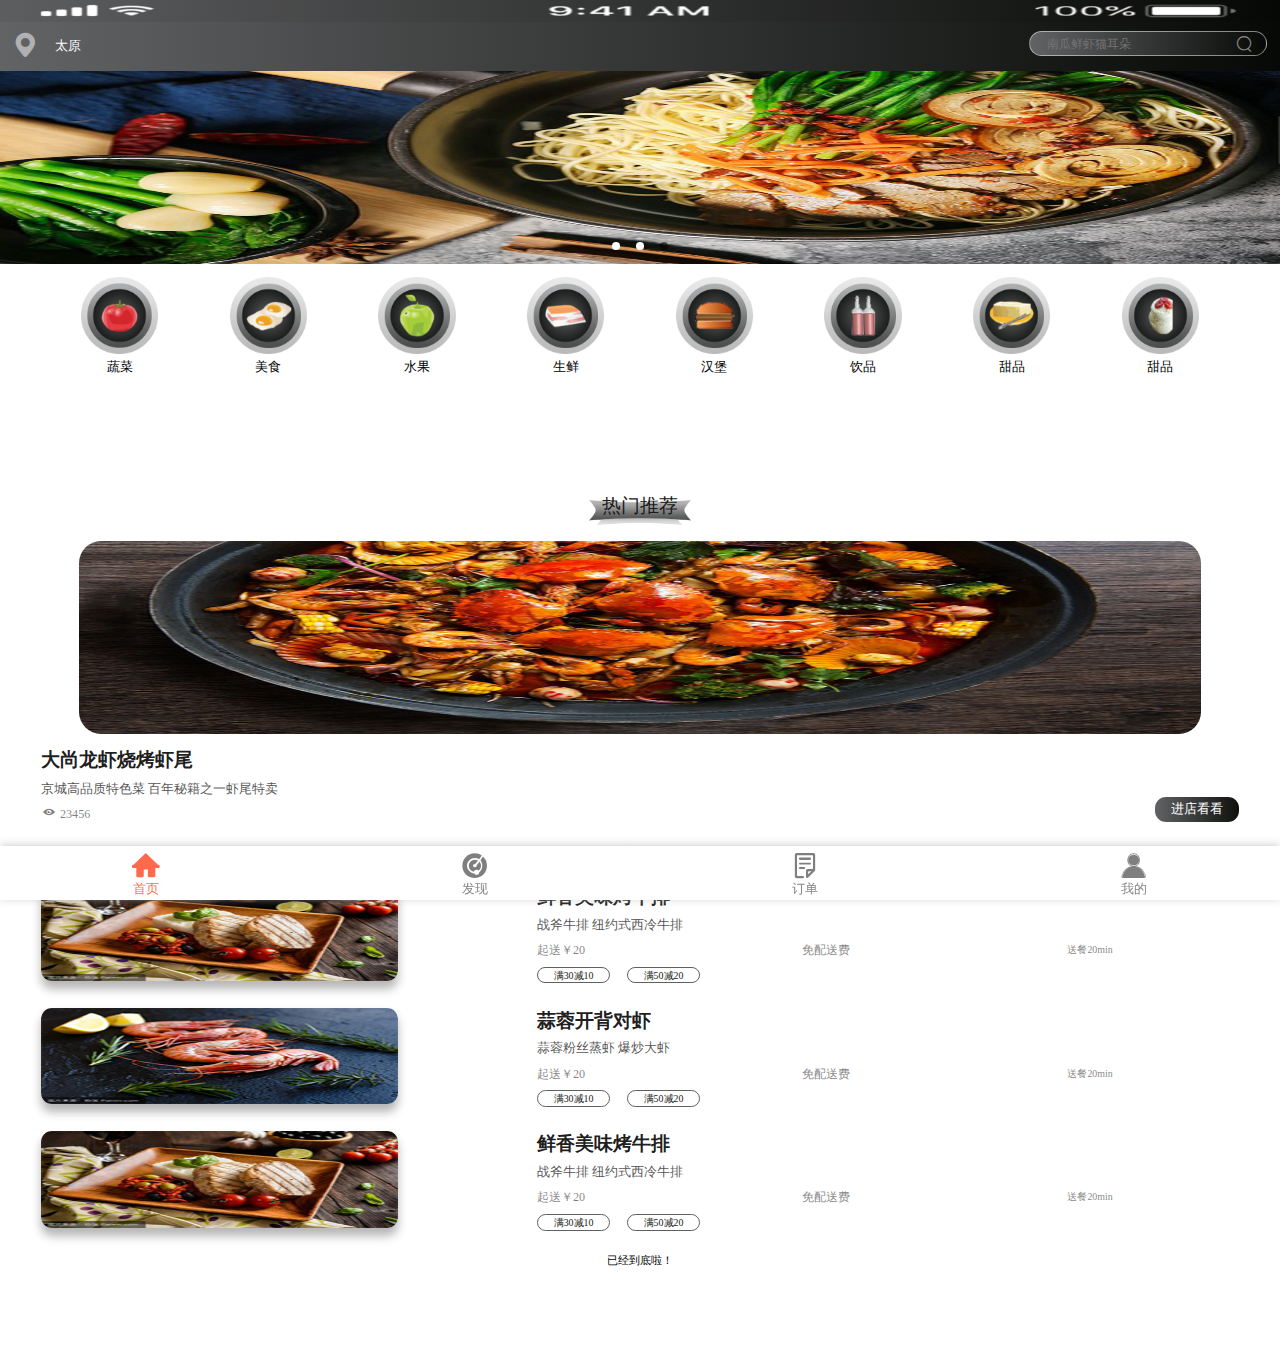
<file: index.html>
<!DOCTYPE html>
<html lang="en">
<head>
    <meta charset="UTF-8">
    <meta name="viewport" content="width=device-width">
    <title>首页</title>
    <link rel="stylesheet" href="./css/index.css">
    <link rel="stylesheet" href="./css/basic.css">
    <link rel="stylesheet" href="./iconfont/iconfont.css">
</head>
<body>

<header id="header">
    <div id="status">
        <img src="./images/status.png" alt="">
    </div>
    <!--状态栏-->
    <div class="container">
        <div class="scanBox">
            <i class="iconfont icon-weizhi"></i>
            <span>太原</span>
        </div>         <!--扫描框-->
        <section>
            <input type="text" placeholder="     南瓜鲜虾猫耳朵">
            <i class="iconfont icon-sousuo-copy"></i>
        </section>                         <!--搜索框-->
            
    </div>
</header>
<!--头部-->

<div id="banner">
    <ul class="imgBox">
        <li class="bannerItem" style="z-index: 1">
            <img src="images/banner1.png" alt="">
        </li>
        <li class="bannerItem"></li>
        <li class="bannerItem"></li>
    </ul>
    <ul class="pagerBox">
        <li class="pagerItem"></li>
        <li class="pagerItem"></li>
        <li class="pagerItem white"></li>
    </ul>
</div>
<!--banner（轮播图）-->

<nav id="category">
    <a href="" class="categoryBox">
        <img src="./images/category.png" alt="">
        <p>蔬菜</p>
    </a>
    <a href="" class="categoryBox">
        <img src="./images/category2.png" alt="">
        <p>美食</p>
    </a>
    <a href="" class="categoryBox">
        <img src="./images/category3.png" alt="">
        <p>水果</p>
    </a>
    <a href="" class="categoryBox">
        <img src="./images/category4.png" alt="">
        <p>生鲜</p>
    </a>
    <a href="" class="categoryBox">
        <img src="./images/category5.png" alt="">
        <p>汉堡</p>
    </a>
    <a href="" class="categoryBox">
        <img src="./images/category6.png" alt="">
        <p>饮品</p>
    </a>
    <a href="" class="categoryBox">
        <img src="./images/category7.png" alt="">
        <p>甜品</p>
    </a>
    <a href="" class="categoryBox">
        <img src="./images/category8.png" alt="">
        <p>甜品</p>
    </a>
</nav>
<!--nav（导航）-->

<div id="hot">
    <div class="recommend">
        <img src="./images/recommend.png" alt="">
        <p>热门推荐</p>
    </div>
    <div class="pic"><a href="./store%20details.html"><img src="./images/recommend1.png" alt=""></a></div>
    <div class="hotFont">
        <p class="first">大尚龙虾烧烤虾尾</p>
        <p class="second">京城高品质特色菜 百年秘籍之一虾尾特卖</p>
        <p class="third">
            <i class="iconfont icon-yanjing-shi"></i>  23456
        </p>
        <a href="./store%20details.html"><div class="look">
            进店看看
        </div></a>
    </div>
</div>
<!--hot（热门推荐）-->

<div id="business">
    <div class="recommend">
        <img src="./images/recommend.png" alt="">
        <p>商家推荐</p>
    </div>
    <ul class="businessList">
        <li class="businessItem">
            <img src="./images/business1.png" alt="">
            <div class="businessFont">
                <p class="first firstBox">鲜香美味烤牛排</p>
                <p class="second secondBox">战斧牛排 纽约式西冷牛排</p>
                <div class="third thirdBox">
                    <div class="left">起送￥20</div>
                    <div class="middle">免配送费</div>
                    <div class="right">送餐20min</div>
                </div>
                <div class="cheap">
                    <div class="cheapLeft">满30减10</div>
                    <div class="cheapLeft cheapRight">满50减20</div>
                </div>
            </div>
        </li>
        <li class="businessItem">
            <img src="./images/business2.png" alt="">
            <div class="businessFont">
                <p class="first firstBox">蒜蓉开背对虾</p>
                <p class="second secondBox">蒜蓉粉丝蒸虾 爆炒大虾</p>
                <div class="third thirdBox">
                    <div class="left">起送￥20</div>
                    <div class="middle">免配送费</div>
                    <div class="right">送餐20min</div>
                </div>
                <div class="cheap">
                    <div class="cheapLeft">满30减10</div>
                    <div class="cheapLeft cheapRight">满50减20</div>
                </div>
            </div>
        </li>
        <li class="businessItem">
            <img src="./images/business1.png" alt="">
            <div class="businessFont">
                <p class="first firstBox">鲜香美味烤牛排</p>
                <p class="second secondBox">战斧牛排 纽约式西冷牛排</p>
                <div class="third thirdBox">
                    <div class="left">起送￥20</div>
                    <div class="middle">免配送费</div>
                    <div class="right">送餐20min</div>
                </div>
                <div class="cheap">
                    <div class="cheapLeft">满30减10</div>
                    <div class="cheapLeft cheapRight">满50减20</div>
                </div>
            </div>
        </li>
    </ul>
</div>
<!--business（商家推荐）-->

<div id="under">已经到底啦！</div>

<div id="tab">
    <ul class="tabList">
        <li class="tabItem">
            <a href="" style="color: rgba(255,42,0,0.7)"><i class="iconfont icon-shouye"></i>
                首页</a>
        </li>
        <li class="tabItem">
            <a href=""><i class="iconfont icon-faxianfill"></i>
                发现</a>
        </li>
        <li class="tabItem">
            <a href="./order.html"><i class="iconfont icon-weibiaoti--"></i>
                订单</a>
        </li>
        <li class="tabItem">
            <a href="./my.html"><i class="iconfont icon-wodedangxuan"></i>
                我的</a>
        </li>
    </ul>
</div>
<!--tab栏-->
</body>
</html>
</file>
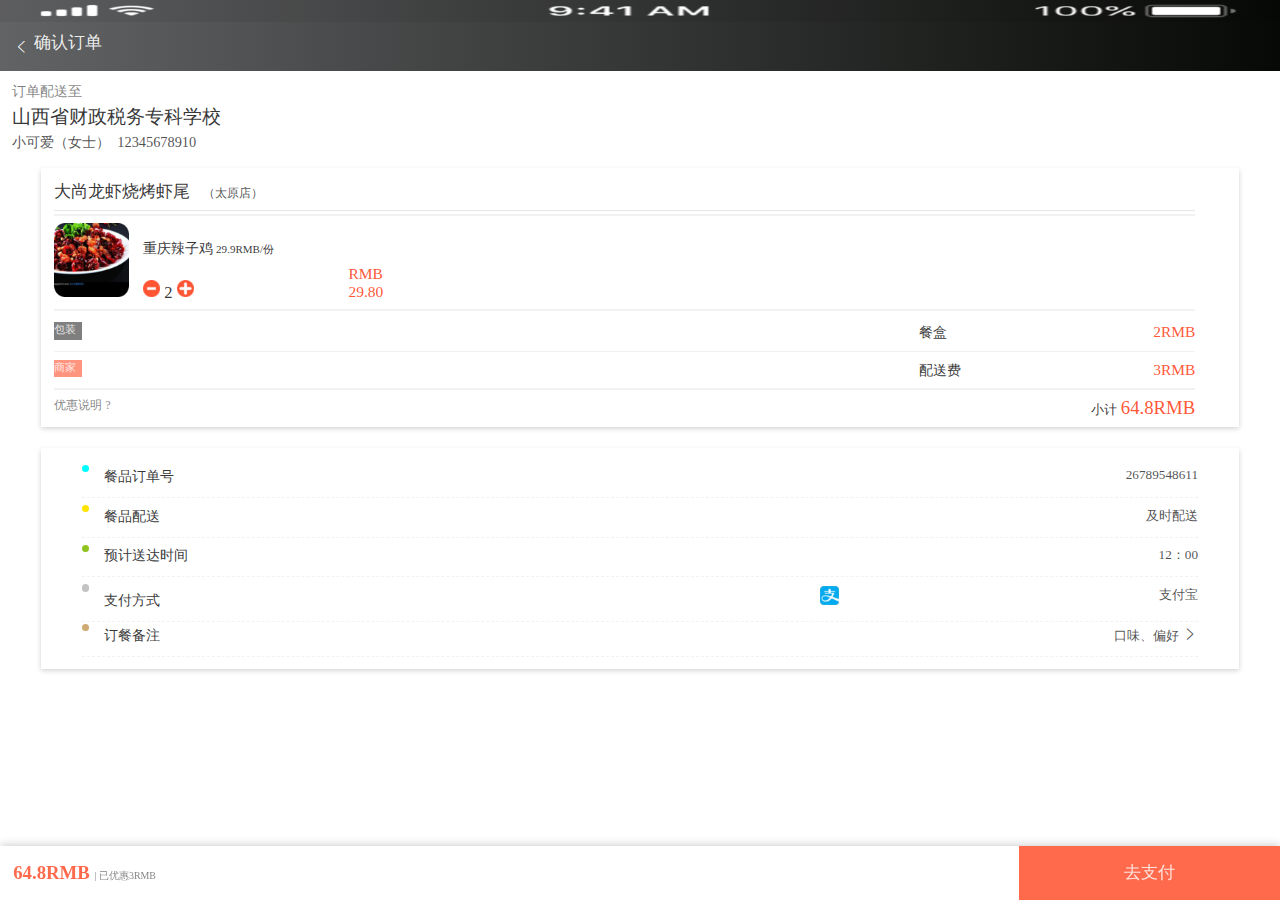
<file: firm order.html>
<!DOCTYPE html>
<html lang="en">
<head>
    <meta charset="UTF-8">
    <meta name="viewport" content="width=device-width">
    <title>确认订单</title>
    <link rel="stylesheet" href="./css/firm%20order.css">
    <link rel="stylesheet" href="./css/basic.css">
    <link rel="stylesheet" href="./iconfont/iconfont.css">
</head>
<body>

<header id="header">
    <div id="status">
        <img src="./images/status.png" alt="">
    </div>
    <!--状态栏-->
    <div class="back">
        <a href="./store%20details(buy).html"><i class="iconfont icon-zuojiantou share"></i></a>
        <span>确认订单</span>
    </div>
</header>
<!--头部-->

<div id="address">
    <p class="first">订单配送至</p>
    <p class="location">山西省财政税务专科学校</p>
    <p class="name">小可爱（女士） &nbsp;12345678910</p>
</div>
<!--address（地址）-->

<div id="order">
    <p class="store">大尚龙虾烧烤虾尾 &nbsp; <span>（太原店）</span></p>
    <div class="dishes">
        <div class="line"style="width: 100%;">
            <div class="first"></div>
            <div class="two"></div>
        </div>
        <div class="food">
            <img src="./images/firm%20order/food.png" alt="">
            <div class="text">
                <p class="first">重庆辣子鸡 <span>29.9RMB/份</span></p>
                <p class="second"><a href=""><img src="./images/store%20details(√)/jian.png" alt=""></a> 2 <a href=""><img src="./images/store%20details/add.png" alt=""></a> </p>
            </div>
            <div class="price">
                <p>RMB</p>
                <p>29.80</p>
            </div>
        </div>
        <div class="line" style="width: 100%"></div>
        <div class="foodBox">
            <div class="biao">包装</div>
            <p class="item">餐盒 <span>2RMB</span></p>
            <div class="line kong" style="width: 100%"></div>
        </div>
        <div class="foodBox">
            <div class="biao" style="background: rgba(255,42,0,0.5)">商家</div>
            <p class="item">配送费 <span>3RMB</span></p>
            <div class="line kong" style="width: 100%"></div>
        </div>
        <p class="cheap">优惠说明 ? <span>小计 <i>64.8RMB</i></span></p>
    </div>
</div>
<!--order（已点）-->

<div id="message">
    <div class="messageList">
        <div class="point"></div>
        <p>餐品订单号 <span>26789548611</span></p>
        <div class="underline"></div>
    </div>
    <div class="messageList">
        <div class="point" style="background: rgb(255,228,0)"></div>
        <p>餐品配送 <span>及时配送</span></p>
        <div class="underline"></div>
    </div>
    <div class="messageList">
        <div class="point" style="background: rgb(143,195,31)"></div>
        <p>预计送达时间 <span>12：00</span></p>
        <div class="underline"></div>
    </div>
    <div class="messageList">
        <div class="point" style="background: rgb(195,195,195)"></div>
        <p>支付方式 <img src="./images/firm%20order/zhifubao.png" alt="" style="width: 0.34rem;height: 0.34rem;margin-left: 60%"><span> 支付宝</span></p>
        <div class="underline"></div>
    </div>
    <div class="messageList">
        <div class="point" style="background: rgb(207,169,114)"></div>
        <p>订餐备注 <span>口味、偏好 <i class="iconfont icon-youjiantou"></i></span></p>
        <div class="underline"></div>
    </div>
</div>
<!--message（信息）-->

<div id="tab">
    <p class="tabLeft">64.8RMB <span>| 已优惠3RMB</span></p>
    <a href="payment%20method.html"><div class="tabRight">去支付</div></a>
</div>
<!--tab栏-->
</body>
</html>
</file>
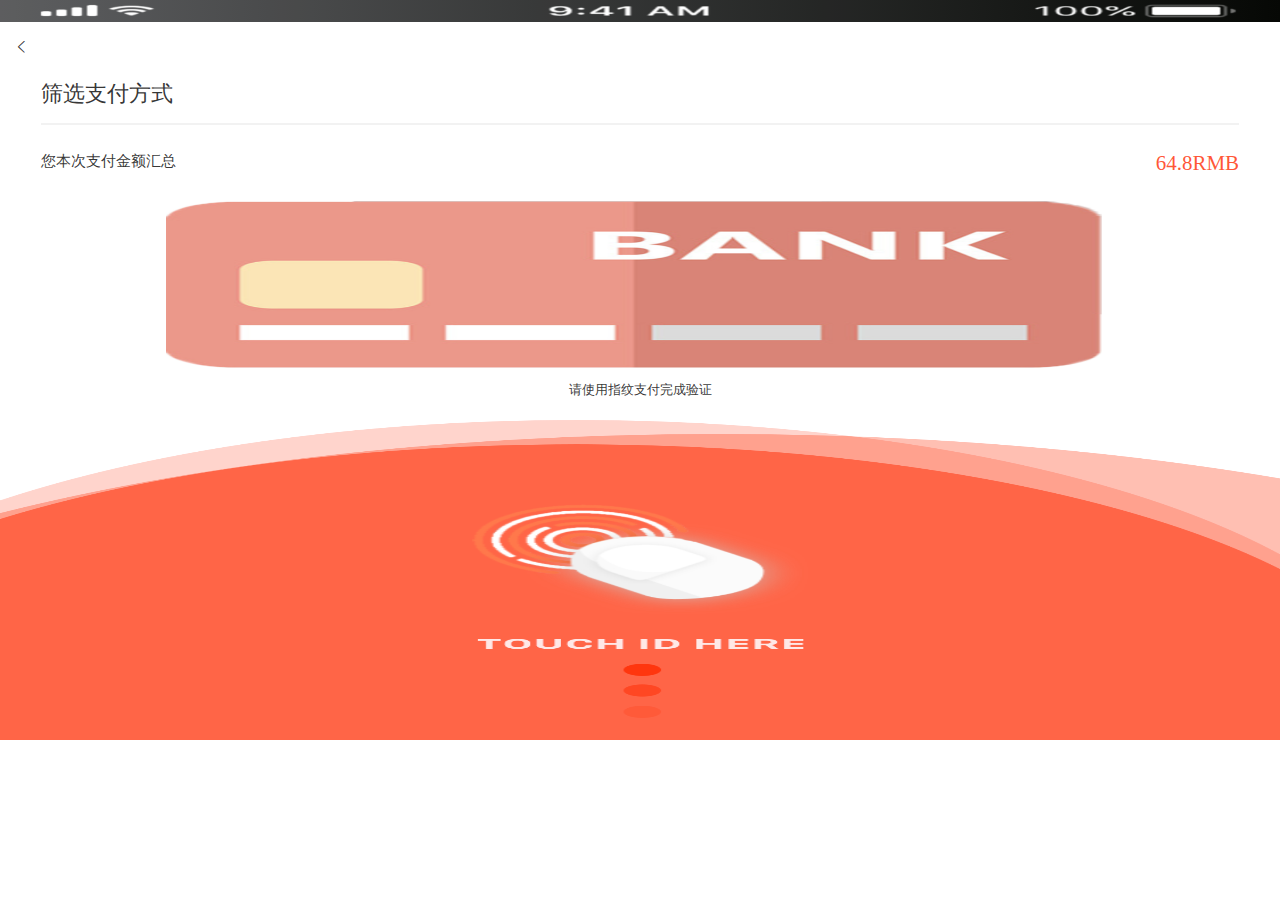
<file: lock.html>
<!DOCTYPE html>
<html lang="en">
<head>
    <meta charset="UTF-8">
    <meta name="viewport" content="width=device-width">
    <title>选择支付方式</title>
    <link rel="stylesheet" href="./css/lock.css">
    <link rel="stylesheet" href="./css/basic.css">
    <link rel="stylesheet" href="./iconfont/iconfont.css">
</head>
<body>

<header id="header">
    <div id="status">
        <img src="./images/status.png" alt="">
    </div>
    <!--状态栏-->
    <div class="back">
        <a href="payment%20method.html"><i class="iconfont icon-zuojiantou share"></i></a>
    </div>
</header>
<!--头部-->

<div id="price">
    <p class="first">筛选支付方式</p>
    <div class="line"></div>
    <div class="second">
        <p class="zong">
            您本次支付金额汇总
            <span>64.8RMB</span>
        </p>
    </div>
</div>
<!--price（价格）-->

<img src="./images/lock/card.png" alt="" class="card">

<div class="please">
    <p>请使用指纹支付完成验证</p>
</div>

<a href="./success.html"><img src="./images/lock/zhiwen.png" alt="" class="zhiwen"></a>

</body>
</html>
</file>
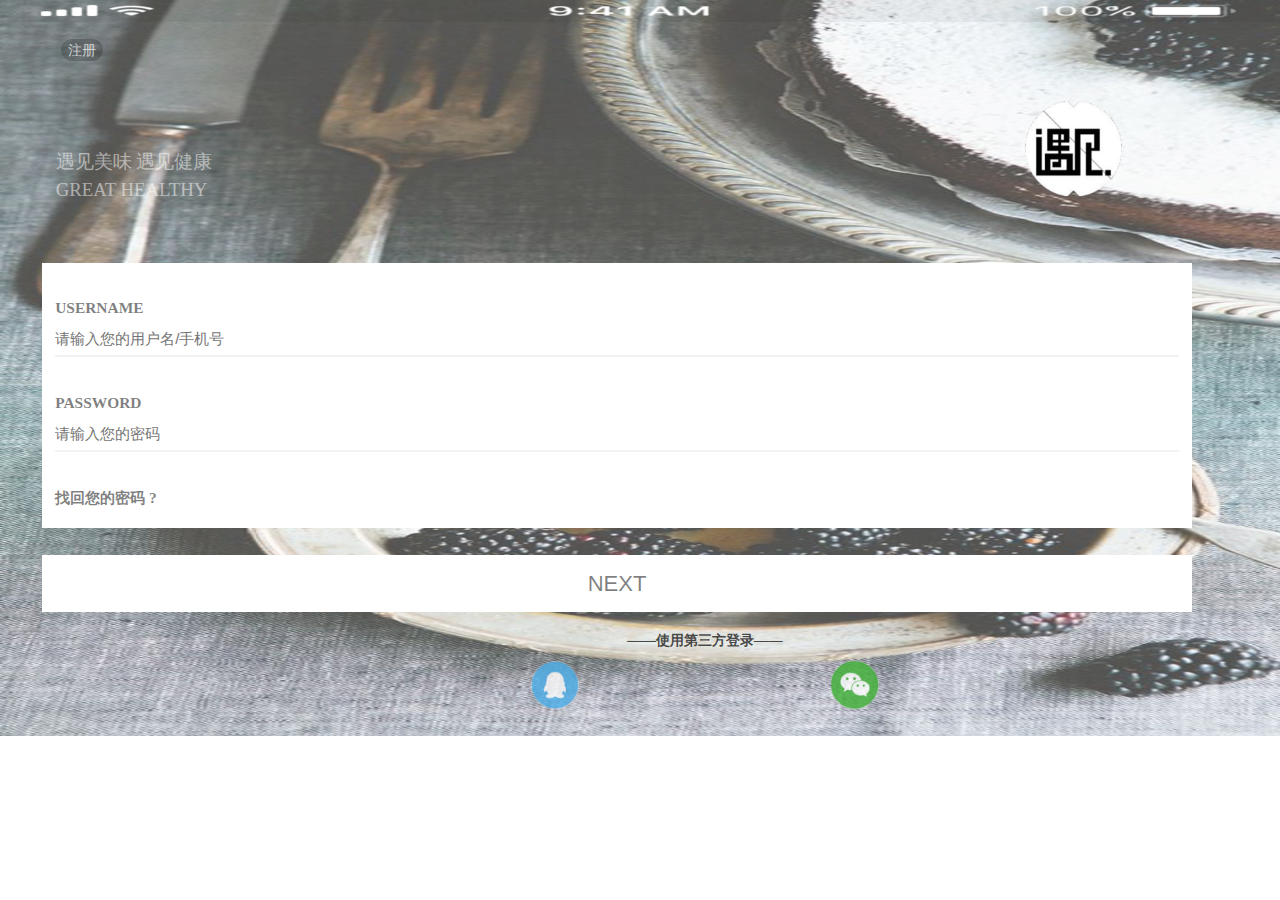
<file: login.html>
<!DOCTYPE html>
<html lang="en">
<head>
    <meta charset="UTF-8">
    <meta name="viewport" content="width=device-width">
    <title>登录</title>
    <link rel="stylesheet" href="./css/basic.css">
    <link rel="stylesheet" href="./css/login.css">
    <link rel="stylesheet" href="./iconfont/iconfont.css">
</head>
<body>

<header id="header">
    <div id="status">
        <img src="./images/status.png" alt="">
    </div>
    <!--状态栏-->

    <div id="logo">
        <div class="logoText">
            <h3 class="first">遇见美味  遇见健康</h3>
            <h3 class="second">GREAT    HEALTHY</h3>
        </div>
        <div class="logoImg">
            <img src="./images/login/logo.png" alt="">
        </div>
    </div>

    <div id="content">
        <div class="name">
            <h3 class="userName">USERNAME</h3>
            <input type="text" placeholder="请输入您的用户名/手机号">
        </div>
        <div class="name">
            <h3 class="userName">PASSWORD</h3>
            <input type="text" placeholder="请输入您的密码">
        </div>
        <div class="threeName">
            <h3 class="userName">找回您的密码 ?</h3>
        </div>
    </div>

    <a href="./index.html"><input type="button" id="next" value="NEXT"></a>

    <div id="method">
        <h3>——使用第三方登录——</h3>
        <div class="img">
            <a href=""><img src="images/login/qq.png" alt=""></a>
            <a href=""><img src="./images/login/weixin.png" alt=""></a>
        </div>
    </div>

    <div id="little">注册</div>
</header>
<!--头部-->


</body>
</html>
</file>
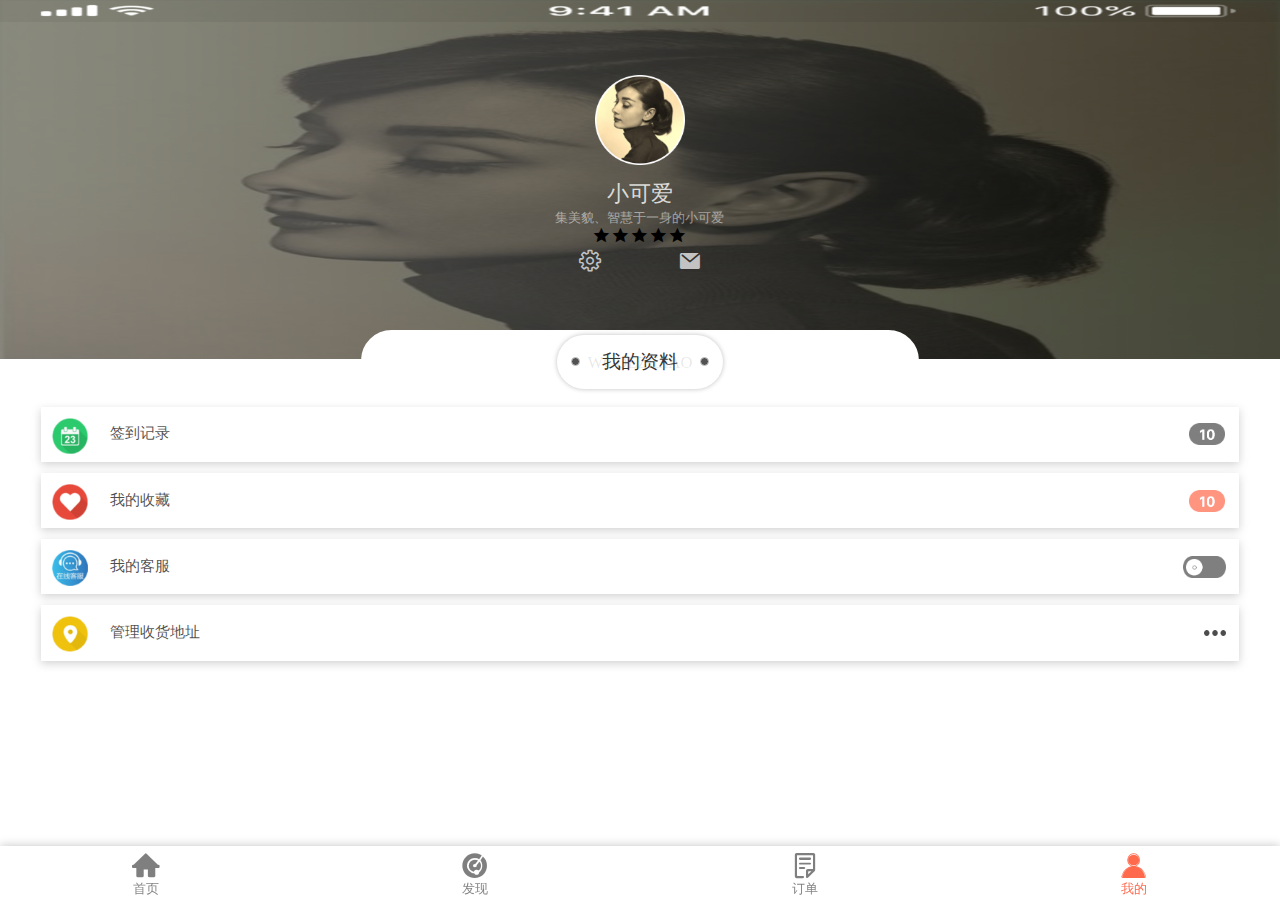
<file: my.html>
<!DOCTYPE html>
<html lang="en">
<head>
    <meta charset="UTF-8">
    <meta name="viewport" content="width=device-width">
    <title>个人中心</title>
    <link rel="stylesheet" href="./css/my.css">
    <link rel="stylesheet" href="./css/basic.css">
    <link rel="stylesheet" href="./iconfont/iconfont.css">
</head>
<body>

<header id="header">
    <div id="status">
        <img src="./images/status.png" alt="">
    </div>
    <!--状态栏-->
</header>
<!--头部-->
<div id="brief">
    <div class="briefPic">
        <img src="./images/tou.png" alt="">
    </div>
    <p class="briefOne">小可爱</p>
    <p class="briefTwo">集美貌、智慧于一身的小可爱</p>
    <div class="briefStar">
        <i class="iconfont icon-wujiaoxing"></i><i class="iconfont icon-wujiaoxing"></i><i class="iconfont icon-wujiaoxing"></i><i class="iconfont icon-wujiaoxing"></i><i class="iconfont icon-wujiaoxing"></i>
    </div>
    <div class="briefInstall">
        <i class="iconfont icon-shezhi"></i>
        <i class="iconfont icon-tianchongxing-"></i>
    </div>
</div>
<!--简介-->

<div id="my">
    <div class="myLittle">
        <div class="myCircle">
            <div class="left"></div>
            <div class="left"></div>
        </div>
        <p>我的资料</p>
        <p class="pin">WODEZILIAO</p>
    </div>
</div>
<!--my（我的资料）-->

<div id="conList">
    <div class="item">
        <div class="itemLeft"></div>
        <div class="itemMiddle">
            <p>签到记录</p>
        </div>
        <div class="itemRight"></div>
    </div>
    <div class="item">
        <div class="itemLeft" style="background-image: url(./images/shoucang.png)"></div>
        <div class="itemMiddle">
            <p>我的收藏</p>
        </div>
        <div class="itemRight" style="background-image: url(./images/anniu2.png)"></div>
    </div>
    <div class="item">
        <div class="itemLeft" style="background-image: url(./images/kefu.png)"></div>
        <div class="itemMiddle">
            <p>我的客服</p>
        </div>
        <div class="itemRight" style="background-image: url(./images/anniu3.png);background-size:0.78rem "></div>
    </div>
    <div class="item">
        <div class="itemLeft" style="background-image: url(./images/dizhi.png)"></div>
        <div class="itemMiddle">
            <p>管理收货地址</p>
        </div>
        <div class="itemRight" style="background-image: url(./images/anniu4.png);background-size:0.4rem "></div>
    </div>
</div>
<!--conList（列表）-->

<div id="tab">
    <ul class="tabList">
        <li class="tabItem">
            <a href="./index.html"><i class="iconfont icon-shouye"></i>
                首页</a>
        </li>
        <li class="tabItem">
            <a href=""><i class="iconfont icon-faxianfill"></i>
                发现</a>
        </li>
        <li class="tabItem">
            <a href="./order.html"><i class="iconfont icon-weibiaoti--"></i>
                订单</a>
        </li>
        <li class="tabItem">
            <a href="" style="color: rgba(255,42,0,0.7)"><i class="iconfont icon-wodedangxuan"></i>
                我的</a>
        </li>
    </ul>
</div>
<!--tab栏-->
</body>
</html>
</file>
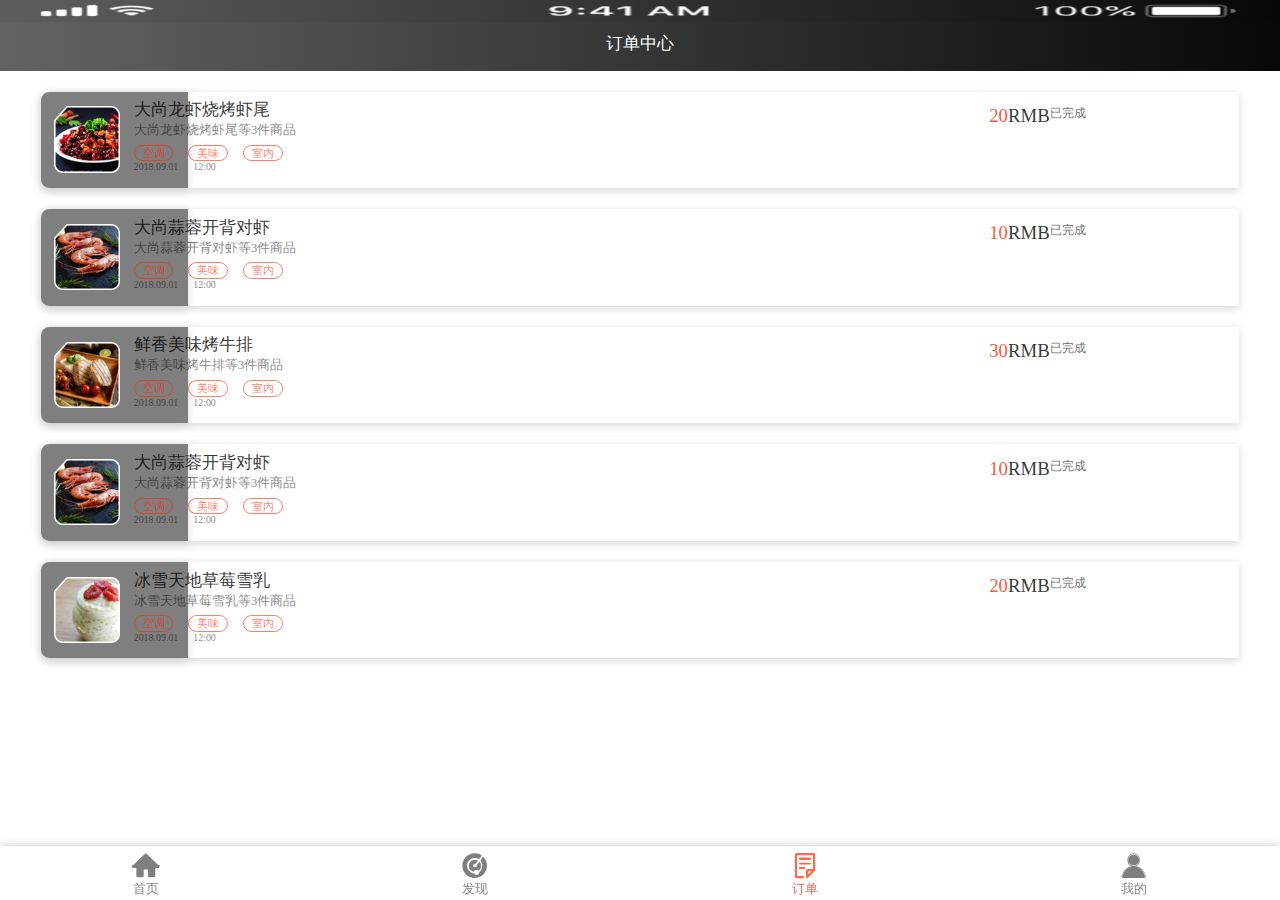
<file: order.html>
<!DOCTYPE html>
<html lang="en">
<head>
    <meta charset="UTF-8">
    <meta name="viewport" content="width=device-width">
    <title>订单</title>
    <link rel="stylesheet" href="./css/order.css">
    <link rel="stylesheet" href="./css/basic.css">
    <link rel="stylesheet" href="./iconfont/iconfont.css">
</head>
<body>

<header id="header">
    <div id="status">
        <img src="./images/status.png" alt="">
    </div>
    <!--状态栏-->
    <div class="text">
        <p>订单中心</p>
    </div>
</header>
<!--头部-->

<div id="orderList">
    <div class="orderItem">
        <div class="itemLeft"></div>
        <div class="itemRight"></div>
        <div class="itemCon">
            <img src="./images/order/one.png" alt="">
            <div class="itemText">
                <p class="textName">大尚龙虾烧烤虾尾</p>
                <p class="textTwo">大尚龙虾烧烤虾尾等3件商品</p>
                <div class="textKong">
                    <div class="one">空调</div>
                    <div class="one">美味</div>
                    <div class="one">室内</div>
                </div>
                <p class="textDate">2018.09.01&nbsp;&nbsp;&nbsp;&nbsp;&nbsp;&nbsp;12:00</p>
            </div>
            <div class="itemConRight">
                <p class="top">已完成</p>
                <p class="bottom"><i>20</i>RMB</p>
            </div>
        </div>
    </div>
    <div class="orderItem">
        <div class="itemLeft"></div>
        <div class="itemRight"></div>
        <div class="itemCon">
            <img src="./images/order/two.png" alt="">
            <div class="itemText">
                <p class="textName">大尚蒜蓉开背对虾</p>
                <p class="textTwo">大尚蒜蓉开背对虾等3件商品</p>
                <div class="textKong">
                    <div class="one">空调</div>
                    <div class="one">美味</div>
                    <div class="one">室内</div>
                </div>
                <p class="textDate">2018.09.01&nbsp;&nbsp;&nbsp;&nbsp;&nbsp;&nbsp;12:00</p>
            </div>
            <div class="itemConRight">
                <p class="top">已完成</p>
                <p class="bottom"><i>10</i>RMB</p>
            </div>
        </div>
    </div>
    <div class="orderItem">
        <div class="itemLeft"></div>
        <div class="itemRight"></div>
        <div class="itemCon">
            <img src="./images/order/three.png" alt="">
            <div class="itemText">
                <p class="textName">鲜香美味烤牛排</p>
                <p class="textTwo">鲜香美味烤牛排等3件商品</p>
                <div class="textKong">
                    <div class="one">空调</div>
                    <div class="one">美味</div>
                    <div class="one">室内</div>
                </div>
                <p class="textDate">2018.09.01&nbsp;&nbsp;&nbsp;&nbsp;&nbsp;&nbsp;12:00</p>
            </div>
            <div class="itemConRight">
                <p class="top">已完成</p>
                <p class="bottom"><i>30</i>RMB</p>
            </div>
        </div>
    </div>
    <div class="orderItem">
        <div class="itemLeft"></div>
        <div class="itemRight"></div>
        <div class="itemCon">
            <img src="./images/order/two.png" alt="">
            <div class="itemText">
                <p class="textName">大尚蒜蓉开背对虾</p>
                <p class="textTwo">大尚蒜蓉开背对虾等3件商品</p>
                <div class="textKong">
                    <div class="one">空调</div>
                    <div class="one">美味</div>
                    <div class="one">室内</div>
                </div>
                <p class="textDate">2018.09.01&nbsp;&nbsp;&nbsp;&nbsp;&nbsp;&nbsp;12:00</p>
            </div>
            <div class="itemConRight">
                <p class="top">已完成</p>
                <p class="bottom"><i>10</i>RMB</p>
            </div>
        </div>
    </div>
    <div class="orderItem">
        <div class="itemLeft"></div>
        <div class="itemRight"></div>
        <div class="itemCon">
            <img src="./images/order/four.png" alt="">
            <div class="itemText">
                <p class="textName">冰雪天地草莓雪乳</p>
                <p class="textTwo">冰雪天地草莓雪乳等3件商品</p>
                <div class="textKong">
                    <div class="one">空调</div>
                    <div class="one">美味</div>
                    <div class="one">室内</div>
                </div>
                <p class="textDate">2018.09.01&nbsp;&nbsp;&nbsp;&nbsp;&nbsp;&nbsp;12:00</p>
            </div>
            <div class="itemConRight">
                <p class="top">已完成</p>
                <p class="bottom"><i>20</i>RMB</p>
            </div>
        </div>
    </div>
</div>
<!--orderList（列表）-->

<div id="tab">
    <ul class="tabList">
        <li class="tabItem">
            <a href="./index.html"><i class="iconfont icon-shouye"></i>
                首页</a>
        </li>
        <li class="tabItem">
            <a href=""><i class="iconfont icon-faxianfill"></i>
                发现</a>
        </li>
        <li class="tabItem">
            <a href="" style="color: rgba(255,42,0,0.7)"><i class="iconfont icon-weibiaoti--"></i>
                订单</a>
        </li>
        <li class="tabItem">
            <a href="./my.html"><i class="iconfont icon-wodedangxuan"></i>
                我的</a>
        </li>
    </ul>
</div>
<!--tab栏-->
</body>
</html>
</file>
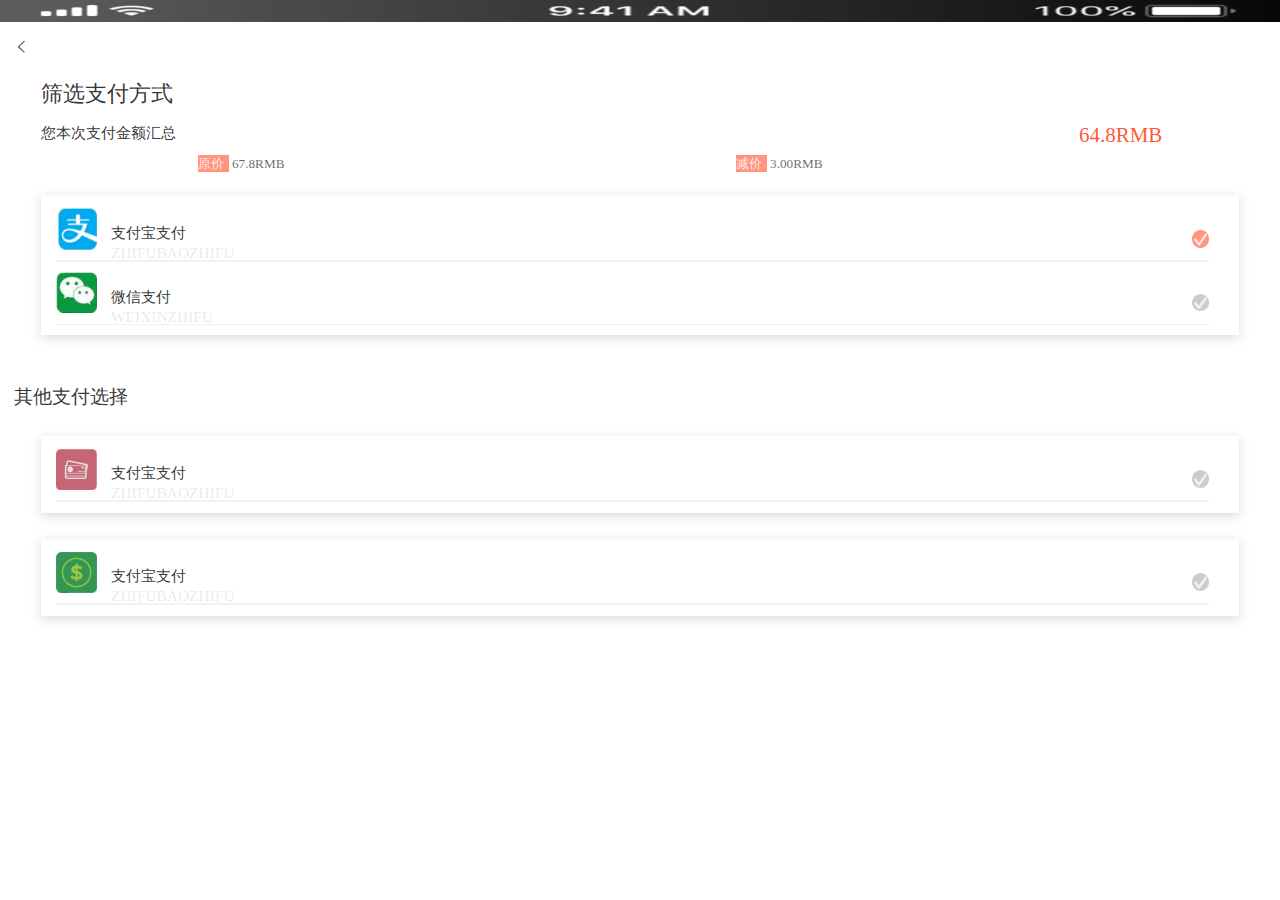
<file: payment method.html>
<!DOCTYPE html>
<html lang="en">
<head>
    <meta charset="UTF-8">
    <meta name="viewport" content="width=device-width">
    <title>选择支付方式</title>
    <link rel="stylesheet" href="./css/payment%20method.css">
    <link rel="stylesheet" href="./css/basic.css">
    <link rel="stylesheet" href="./iconfont/iconfont.css">
</head>
<body>

<header id="header">
    <div id="status">
        <img src="./images/status.png" alt="">
    </div>
    <!--状态栏-->
    <div class="back">
        <a href="firm%20order.html"><i class="iconfont icon-zuojiantou share"></i></a>
    </div>
</header>
<!--头部-->

<div id="price">
    <p class="first">筛选支付方式</p>
    <div class="second">
        <p class="zong">
            您本次支付金额汇总
            <span>64.8RMB</span>
        </p>
        <div class="youhui">
            <div class="yuan">
                <div class="kuang">原价</div>
                67.8RMB
            </div>
            <div class="yuan">
                <div class="kuang">减价</div>
                3.00RMB
            </div>
        </div>
    </div>
</div>
<!--price（价格）-->

<div class="method">
    <a href="lock.html"><div class="zhifubao">
        <img src="./images/payment%20method/zhifubao.png" alt="">
        <div class="text">
            <p class="one">支付宝支付</p>
            <p class="two">ZHIFUBAOZHIFU</p>
        </div>
        <img src="./images/payment%20method/xuan.png" alt="" class="select">
        <div class="line"></div>
    </div></a>
    <div class="zhifubao">
        <img src="./images/payment%20method/weixin.png" alt="">
        <div class="text">
            <p class="one">微信支付</p>
            <p class="two">WEIXINZHIFU</p>
        </div>
        <img src="./images/payment%20method/weixuan.png" alt="" class="select">
        <div class="line"></div>
    </div>
</div>
<!--method（方法）-->

<p id="other">其他支付选择</p>

<div class="method bank">
    <div class="zhifubao">
        <img src="./images/payment%20method/bank.png" alt="">
        <div class="text">
            <p class="one">支付宝支付</p>
            <p class="two">ZHIFUBAOZHIFU</p>
        </div>
        <img src="./images/payment%20method/weixuan.png" alt="" class="select">
        <div class="line"></div>
    </div>
</div>
<div class="method bank">
    <div class="zhifubao">
        <img src="./images/payment%20method/three.png" alt="">
        <div class="text">
            <p class="one">支付宝支付</p>
            <p class="two">ZHIFUBAOZHIFU</p>
        </div>
        <img src="./images/payment%20method/weixuan.png" alt="" class="select">
        <div class="line"></div>
    </div>
</div>
<!--method（方法）-->
</body>
</html>
</file>
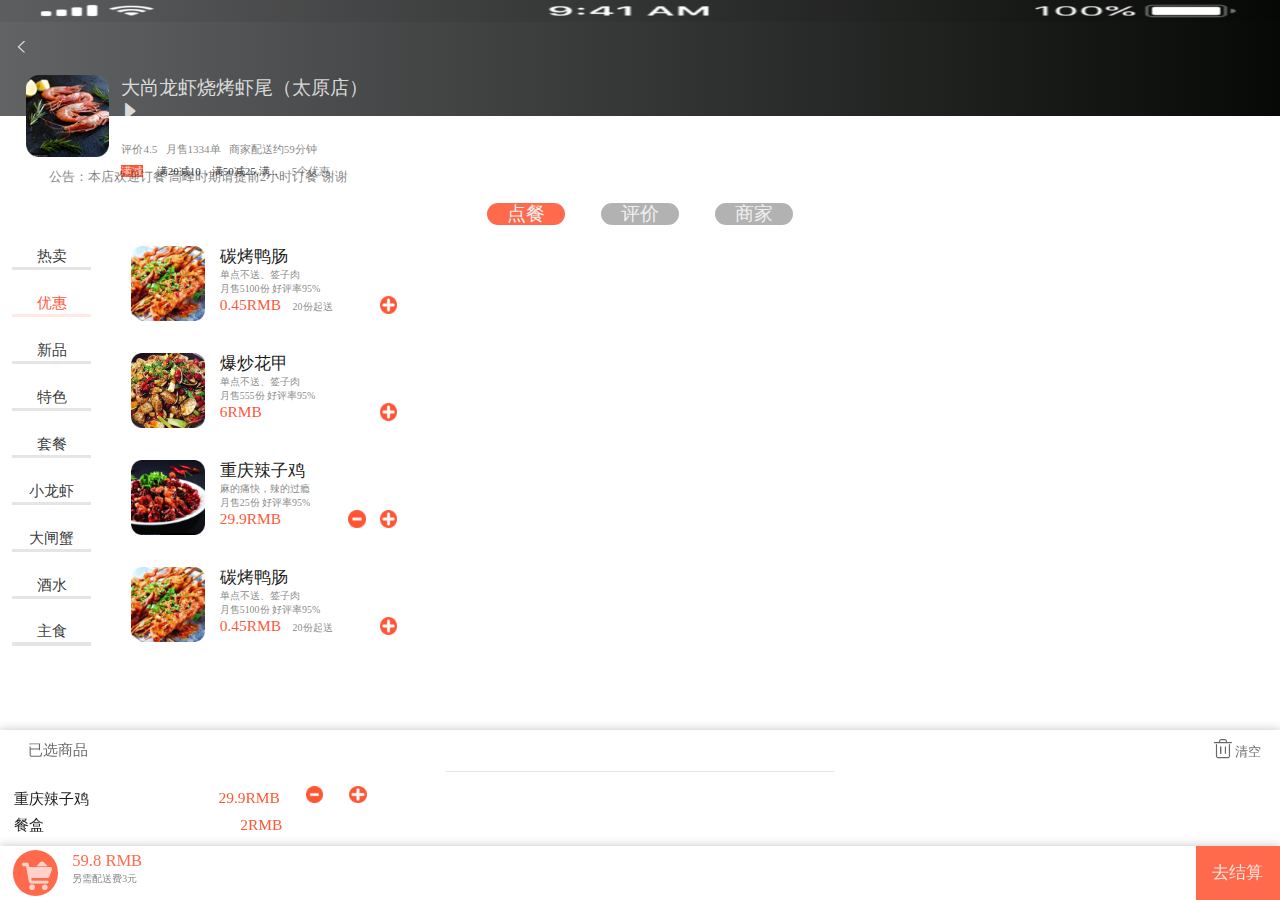
<file: store details(buy).html>
<!DOCTYPE html>
<html lang="en">
<head>
    <meta charset="UTF-8">
    <meta name="viewport" content="width=device-width">
    <title>店铺详情（已选商品）</title>
    <link rel="stylesheet" href="./css/store%20details(buy).css">
    <link rel="stylesheet" href="./css/basic.css">
    <link rel="stylesheet" href="./iconfont/iconfont.css">
</head>
<body>

<header id="header">
    <div id="status">
        <img src="./images/status.png" alt="">
    </div>
    <!--状态栏-->
    <div class="back">
        <a href="./store%20details(√).html"><i class="iconfont icon-zuojiantou share"></i></a>
    </div>
</header>
<!--头部-->

<div id="storeName">
    <div class="storePic">
        <img src="./images/store%20details/name.png" alt="">
    </div>
    <div class="storeText">
        <p class="name">大尚龙虾烧烤虾尾（太原店）<i class="iconfont icon-icon"></i></p>
        <p class="ping">评价4.5&nbsp;&nbsp;&nbsp;月售1334单&nbsp;&nbsp;&nbsp;商家配送约59分钟</p>
        <div class="cheap">
            <div class="shape">满减</div>
            满20减10，满50减25,满...
            <span>5个优惠</span>
        </div>
    </div>
    <p class="bottom">公告：本店欢迎订餐 高峰时期请提前2小时订餐 谢谢</p>
</div>
<!--storeName（店名）-->

<div id="option">
    <a href=""><div class="optionOrder">
        点餐
    </div></a>
    <a href=""><div class="optionOrder optionStore">
        评价
    </div></a>
    <a href=""><div class="optionOrder optionStore">
        商家
    </div></a>
</div>
<!--option（选项）-->

<div id="content">
    <div class="contentLeft">
        <a href=""><div class="leftList">
            <p>热卖</p>
            <div class="leftLine"></div>
        </div></a>
        <a href=""><div class="leftList ">
            <p style="color: rgba(255,42,0,0.8)">优惠</p>
            <div class="leftLine" style="background: rgba(255,42,0,0.1)"></div>
        </div></a>
        <a href=""><div class="leftList">
            <p>新品</p>
            <div class="leftLine"></div>
        </div></a>
        <a href=""><div class="leftList">
            <p>特色</p>
            <div class="leftLine"></div>
        </div></a>
        <a href=""><div class="leftList">
            <p>套餐</p>
            <div class="leftLine"></div>
        </div></a>
        <a href=""><div class="leftList">
            <p>小龙虾</p>
            <div class="leftLine"></div>
        </div></a>
        <a href=""><div class="leftList">
            <p>大闸蟹</p>
            <div class="leftLine"></div>
        </div></a>
        <a href=""><div class="leftList">
            <p>酒水</p>
            <div class="leftLine"></div>
        </div></a>
        <a href=""><div class="leftList">
            <p>主食</p>
            <div class="leftLine"></div>
        </div></a>
    </div>
    <div class="contentRight">
        <div class="rightList">
            <div class="listPic">
                <img src="./images/store%20details/first.png" alt="">
            </div>
            <div class="listText">
                <p class="one">碳烤鸭肠</p>
                <p class="two">单点不送、签子肉</p>
                <p class="three">月售5100份 好评率95%</p>
                <p class="four">0.45RMB &nbsp;&nbsp;<span>20份起送</span><a href=""><img src="./images/store%20details/add.png" alt=""></a></p>
            </div>
        </div>
        <div class="rightList">
            <div class="listPic">
                <img src="./images/store%20details/two.png" alt="">
            </div>
            <div class="listText">
                <p class="one">爆炒花甲</p>
                <p class="two">单点不送、签子肉</p>
                <p class="three">月售555份 好评率95%</p>
                <p class="four">6RMB <a href=""><img src="./images/store%20details/add.png" alt=""></a></p>
            </div>
        </div>
        <div class="rightList">
            <div class="listPic">
                <img src="./images/store%20details/three.png" alt="">
            </div>
            <div class="listText">
                <p class="one">重庆辣子鸡</p>
                <p class="two">麻的痛快，辣的过瘾</p>
                <p class="three">月售25份 好评率95%</p>
                <p class="four">29.9RMB<a href=""><img src="./images/store%20details/add.png" alt=""></a> <a href=""><img src="./images/store%20details(√)/jian.png" alt=""></a></p>
            </div>
        </div>
        <div class="rightList">
            <div class="listPic">
                <img src="./images/store%20details/first.png" alt="">
            </div>
            <div class="listText">
                <p class="one">碳烤鸭肠</p>
                <p class="two">单点不送、签子肉</p>
                <p class="three">月售5100份 好评率95%</p>
                <p class="four">0.45RMB &nbsp;&nbsp;<span>20份起送</span><a href=""><img src="./images/store%20details/add.png" alt=""></a></p>
            </div>
        </div>
    </div>
</div>
<!--content（内容）-->

<div id="pullBox">
    <div class="boxTop">
        <i>已选商品</i>
        <div class="empty">
            <i class="iconfont icon-lajitong"></i><span>清空</span>
        </div>

    </div>
    <div class="line"></div>
    <div class="boxBottom">
        <p class="first">
            重庆辣子鸡
            <i class="price">29.9RMB</i>
            <i class="add"><a href=""><img src="./images/store%20details(√)/jian.png" alt=""></a> <a href=""><img src="./images/store%20details/add.png" alt=""></a> </i>
        </p>
        <p class="first">
            餐盒
            <i class="priceTwo">2RMB</i>
        </p>
    </div>
</div>
<!--pullBox（上拉框）-->

<div id="tab">
    <div class="tabLeft">
        <i class="iconfont icon-gouwucheman"></i>
    </div>
    <div class="tabMiddle">
        <p class="middleTop">59.8 RMB</p>
        <p class="middleBottom">另需配送费3元</p>
    </div>
    <a href="firm%20order.html"><div class="tabRight">去结算</div></a>
</div>
<!--tab栏-->
</body>
</html>
</file>
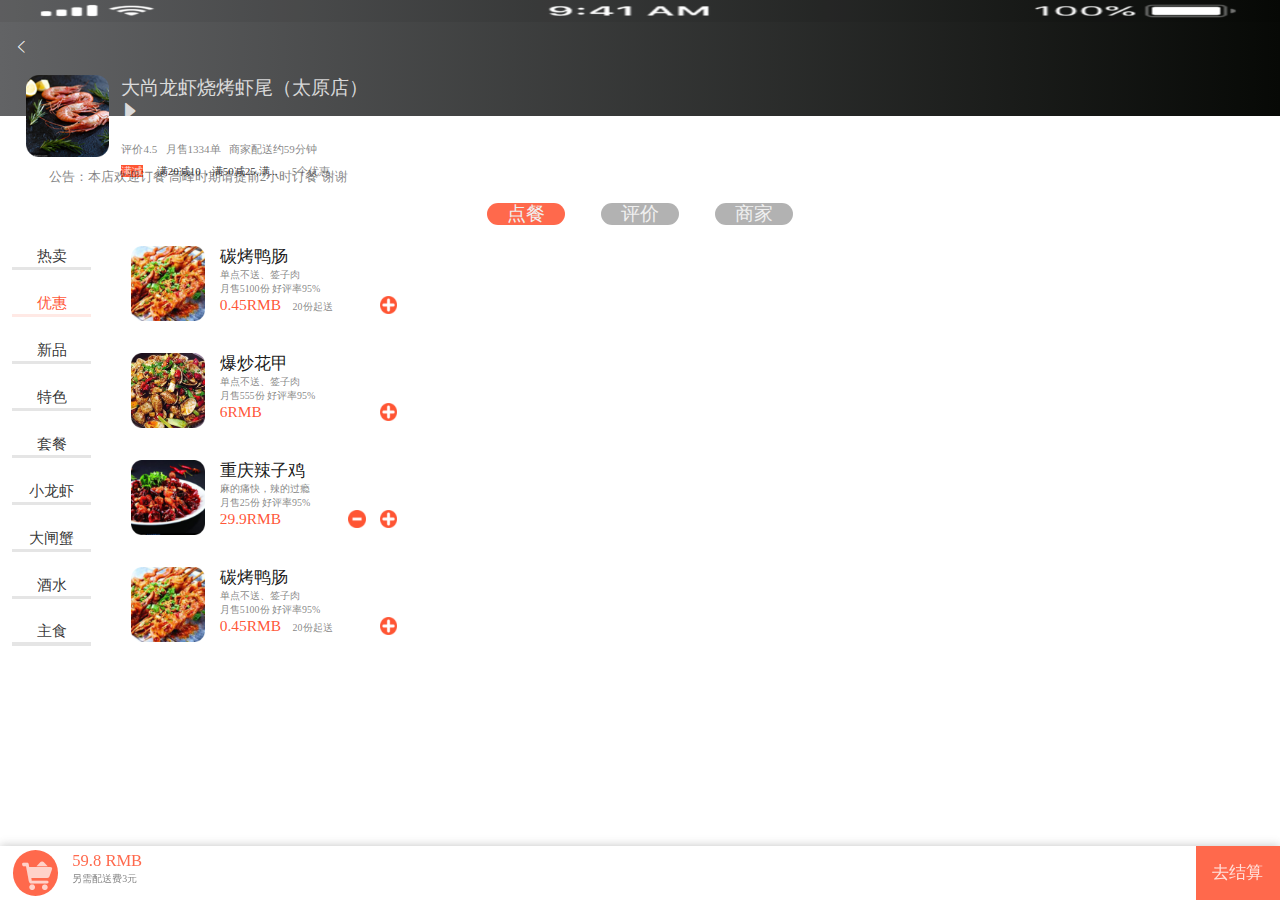
<file: store details(√).html>
<!DOCTYPE html>
<html lang="en">
<head>
    <meta charset="UTF-8">
    <meta name="viewport" content="width=device-width">
    <title>店铺详情（点击）</title>
    <link rel="stylesheet" href="./css/store%20details(√).css">
    <link rel="stylesheet" href="./css/basic.css">
    <link rel="stylesheet" href="./iconfont/iconfont.css">
</head>
<body>

<header id="header">
    <div id="status">
        <img src="./images/status.png" alt="">
    </div>
    <!--状态栏-->
    <div class="back">
        <a href="./store%20details.html"><i class="iconfont icon-zuojiantou share"></i></a>
    </div>
</header>
<!--头部-->

<div id="storeName">
    <div class="storePic">
        <img src="./images/store%20details/name.png" alt="">
    </div>
    <div class="storeText">
        <p class="name">大尚龙虾烧烤虾尾（太原店）<i class="iconfont icon-icon"></i></p>
        <p class="ping">评价4.5&nbsp;&nbsp;&nbsp;月售1334单&nbsp;&nbsp;&nbsp;商家配送约59分钟</p>
        <div class="cheap">
            <div class="shape">满减</div>
            满20减10，满50减25,满...
            <span>5个优惠</span>
        </div>
    </div>
    <p class="bottom">公告：本店欢迎订餐 高峰时期请提前2小时订餐 谢谢</p>
</div>
<!--storeName（店名）-->

<div id="option">
    <a href=""><div class="optionOrder">
        点餐
    </div></a>
    <a href=""><div class="optionOrder optionStore">
        评价
    </div></a>
    <a href=""><div class="optionOrder optionStore">
        商家
    </div></a>
</div>
<!--option（选项）-->

<div id="content">
    <div class="contentLeft">
        <a href=""><div class="leftList">
            <p>热卖</p>
            <div class="leftLine"></div>
        </div></a>
        <a href=""><div class="leftList ">
            <p style="color: rgba(255,42,0,0.8)">优惠</p>
            <div class="leftLine" style="background: rgba(255,42,0,0.1)"></div>
        </div></a>
        <a href=""><div class="leftList">
            <p>新品</p>
            <div class="leftLine"></div>
        </div></a>
        <a href=""><div class="leftList">
            <p>特色</p>
            <div class="leftLine"></div>
        </div></a>
        <a href=""><div class="leftList">
            <p>套餐</p>
            <div class="leftLine"></div>
        </div></a>
        <a href=""><div class="leftList">
            <p>小龙虾</p>
            <div class="leftLine"></div>
        </div></a>
        <a href=""><div class="leftList">
            <p>大闸蟹</p>
            <div class="leftLine"></div>
        </div></a>
        <a href=""><div class="leftList">
            <p>酒水</p>
            <div class="leftLine"></div>
        </div></a>
        <a href=""><div class="leftList">
            <p>主食</p>
            <div class="leftLine"></div>
        </div></a>
    </div>
    <div class="contentRight">
        <div class="rightList">
            <div class="listPic">
                <img src="./images/store%20details/first.png" alt="">
            </div>
            <div class="listText">
                <p class="one">碳烤鸭肠</p>
                <p class="two">单点不送、签子肉</p>
                <p class="three">月售5100份 好评率95%</p>
                <p class="four">0.45RMB &nbsp;&nbsp;<span>20份起送</span><a href=""><img src="./images/store%20details/add.png" alt=""></a></p>
            </div>
        </div>
        <div class="rightList">
            <div class="listPic">
                <img src="./images/store%20details/two.png" alt="">
            </div>
            <div class="listText">
                <p class="one">爆炒花甲</p>
                <p class="two">单点不送、签子肉</p>
                <p class="three">月售555份 好评率95%</p>
                <p class="four">6RMB <a href=""><img src="./images/store%20details/add.png" alt=""></a></p>
            </div>
        </div>
        <div class="rightList">
            <div class="listPic">
                <img src="./images/store%20details/three.png" alt="">
            </div>
            <div class="listText">
                <p class="one">重庆辣子鸡</p>
                <p class="two">麻的痛快，辣的过瘾</p>
                <p class="three">月售25份 好评率95%</p>
                <p class="four">29.9RMB<a href=""><img src="./images/store%20details/add.png" alt=""></a> <a href="./store%20details.html"><img src="./images/store%20details(√)/jian.png" alt=""></a></p>
            </div>
        </div>
        <div class="rightList">
            <div class="listPic">
                <img src="./images/store%20details/first.png" alt="">
            </div>
            <div class="listText">
                <p class="one">碳烤鸭肠</p>
                <p class="two">单点不送、签子肉</p>
                <p class="three">月售5100份 好评率95%</p>
                <p class="four">0.45RMB &nbsp;&nbsp;<span>20份起送</span><a href=""><img src="./images/store%20details/add.png" alt=""></a></p>
            </div>
        </div>
    </div>
</div>
<!--content（内容）-->

<div id="tab">
    <div class="tabLeft">
        <i class="iconfont icon-gouwucheman"></i>
    </div>
    <a href="store%20details(buy).html"><div class="tabMiddle">
        <p class="middleTop">59.8 RMB</p>
        <p class="middleBottom">另需配送费3元</p>
    </div></a>
    <a href="./store%20details(buy).html"><div class="tabRight">去结算</div></a>
</div>
<!--tab栏-->
</body>
</html>
</file>
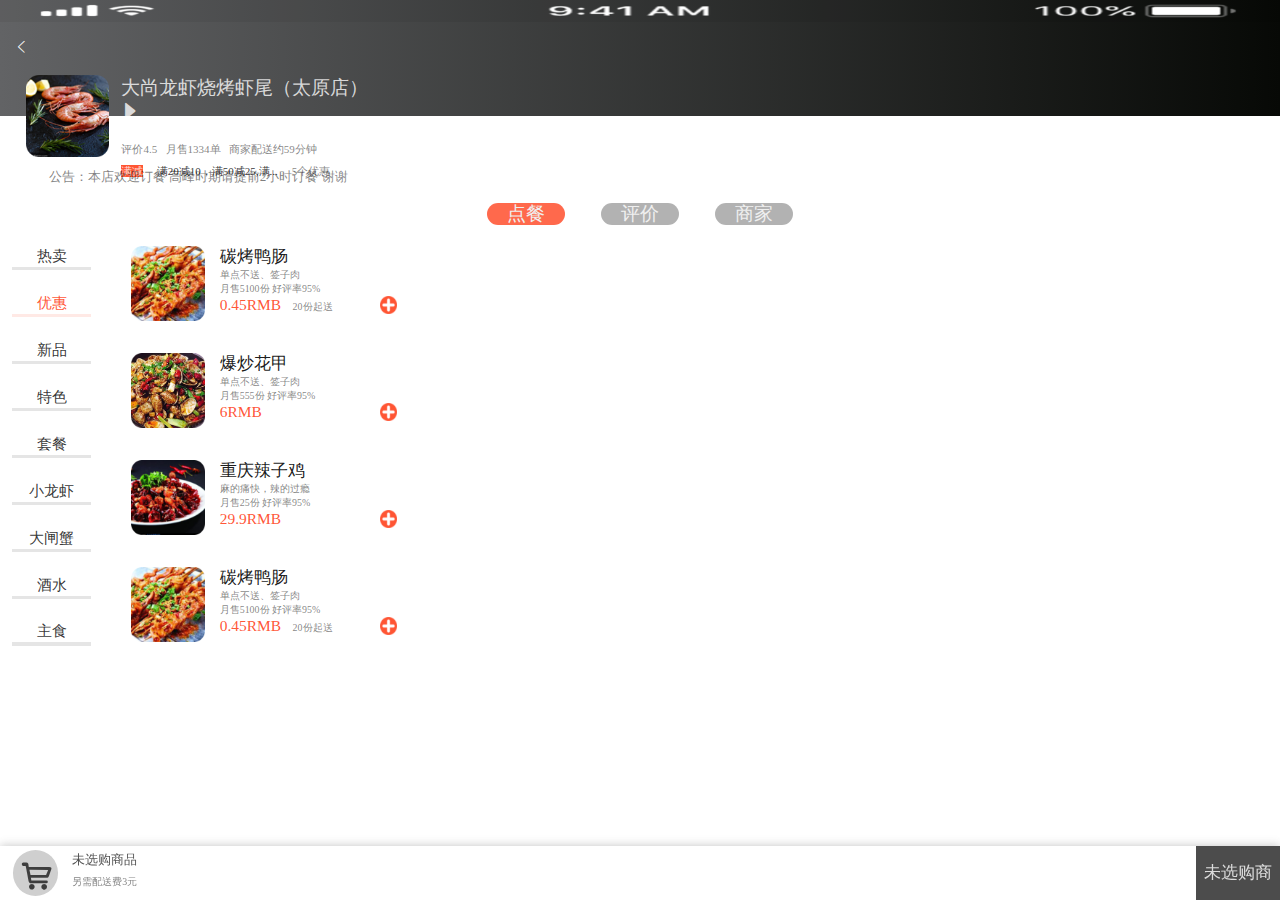
<file: store details.html>
<!DOCTYPE html>
<html lang="en">
<head>
    <meta charset="UTF-8">
    <meta name="viewport" content="width=device-width">
    <title>店铺详情</title>
    <link rel="stylesheet" href="./css/store%20details.css">
    <link rel="stylesheet" href="./css/basic.css">
    <link rel="stylesheet" href="./iconfont/iconfont.css">
</head>
<body>

<header id="header">
    <div id="status">
        <img src="./images/status.png" alt="">
    </div>
    <!--状态栏-->
    <div class="back">
        <a href="./index.html"><i class="iconfont icon-zuojiantou share"></i></a>
    </div>
</header>
<!--头部-->

<div id="storeName">
    <div class="storePic">
        <img src="./images/store%20details/name.png" alt="">
    </div>
    <div class="storeText">
        <p class="name">大尚龙虾烧烤虾尾（太原店）<i class="iconfont icon-icon"></i></p>
        <p class="ping">评价4.5&nbsp;&nbsp;&nbsp;月售1334单&nbsp;&nbsp;&nbsp;商家配送约59分钟</p>
        <div class="cheap">
            <div class="shape">满减</div>
            满20减10，满50减25,满...
            <span>5个优惠</span>
        </div>
    </div>
    <p class="bottom">公告：本店欢迎订餐 高峰时期请提前2小时订餐 谢谢</p>
</div>
<!--storeName（店名）-->

<div id="option">
    <a href=""><div class="optionOrder">
        点餐
    </div></a>
    <a href=""><div class="optionOrder optionStore">
        评价
    </div></a>
    <a href=""><div class="optionOrder optionStore">
        商家
    </div></a>
</div>
<!--option（选项）-->

<div id="content">
    <div class="contentLeft">
        <a href=""><div class="leftList">
            <p>热卖</p>
            <div class="leftLine"></div>
        </div></a>
        <a href=""><div class="leftList ">
            <p style="color: rgba(255,42,0,0.8)">优惠</p>
            <div class="leftLine" style="background: rgba(255,42,0,0.1)"></div>
        </div></a>
        <a href=""><div class="leftList">
            <p>新品</p>
            <div class="leftLine"></div>
        </div></a>
        <a href=""><div class="leftList">
            <p>特色</p>
            <div class="leftLine"></div>
        </div></a>
        <a href=""><div class="leftList">
            <p>套餐</p>
            <div class="leftLine"></div>
        </div></a>
        <a href=""><div class="leftList">
            <p>小龙虾</p>
            <div class="leftLine"></div>
        </div></a>
        <a href=""><div class="leftList">
            <p>大闸蟹</p>
            <div class="leftLine"></div>
        </div></a>
        <a href=""><div class="leftList">
            <p>酒水</p>
            <div class="leftLine"></div>
        </div></a>
        <a href=""><div class="leftList">
            <p>主食</p>
            <div class="leftLine"></div>
        </div></a>
    </div>
    <div class="contentRight">
        <div class="rightList">
            <div class="listPic">
                <img src="./images/store%20details/first.png" alt="">
            </div>
            <div class="listText">
                <p class="one">碳烤鸭肠</p>
                <p class="two">单点不送、签子肉</p>
                <p class="three">月售5100份 好评率95%</p>
                <p class="four">0.45RMB &nbsp;&nbsp;<span>20份起送</span><a href=""><img src="./images/store%20details/add.png" alt=""></a></p>
            </div>
        </div>
        <div class="rightList">
            <div class="listPic">
                <img src="./images/store%20details/two.png" alt="">
            </div>
            <div class="listText">
                <p class="one">爆炒花甲</p>
                <p class="two">单点不送、签子肉</p>
                <p class="three">月售555份 好评率95%</p>
                <p class="four">6RMB <a href=""><img src="./images/store%20details/add.png" alt=""></a></p>
            </div>
        </div>
        <div class="rightList">
            <div class="listPic">
                <img src="./images/store%20details/three.png" alt="">
            </div>
            <div class="listText">
                <p class="one">重庆辣子鸡</p>
                <p class="two">麻的痛快，辣的过瘾</p>
                <p class="three">月售25份 好评率95%</p>
                <p class="four">29.9RMB <a href="store%20details(√).html"><img src="./images/store%20details/add.png" alt=""></a></p>
            </div>
        </div>
        <div class="rightList">
            <div class="listPic">
                <img src="./images/store%20details/first.png" alt="">
            </div>
            <div class="listText">
                <p class="one">碳烤鸭肠</p>
                <p class="two">单点不送、签子肉</p>
                <p class="three">月售5100份 好评率95%</p>
                <p class="four">0.45RMB &nbsp;&nbsp;<span>20份起送</span><a href=""><img src="./images/store%20details/add.png" alt=""></a></p>
            </div>
        </div>
    </div>
</div>
<!--content（内容）-->

<div id="tab">
    <div class="tabLeft">
        <i class="iconfont icon-gouwuchekong"></i>
    </div>
    <div class="tabMiddle">
        <p class="middleTop">未选购商品</p>
        <p class="middleBottom">另需配送费3元</p>
    </div>
    <a href="./store%20details(√).html"><div class="tabRight">未选购商品</div></a>
</div>
<!--tab栏-->
</body>
</html>
</file>
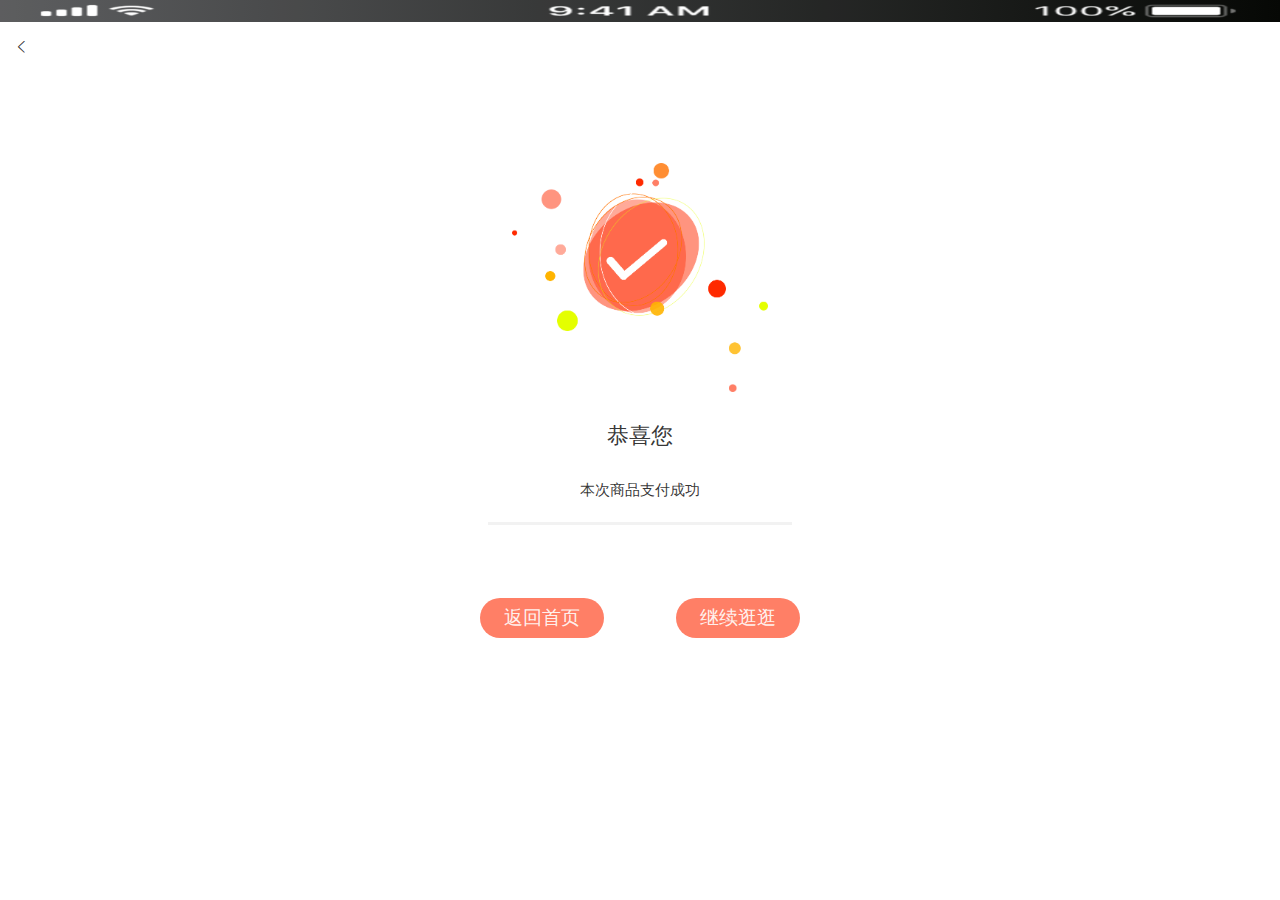
<file: success.html>
<!DOCTYPE html>
<html lang="en">
<head>
    <meta charset="UTF-8">
    <meta name="viewport" content="width=device-width">
    <title>选择支付方式</title>
    <link rel="stylesheet" href="./css/lock.css">
    <link rel="stylesheet" href="./css/basic.css">
    <link rel="stylesheet" href="./css/success.css">
    <link rel="stylesheet" href="./iconfont/iconfont.css">
</head>
<body>

<header id="header">
    <div id="status">
        <img src="./images/status.png" alt="">
    </div>
    <!--状态栏-->
    <div class="back">
        <a href="lock.html"><i class="iconfont icon-zuojiantou share"></i></a>
    </div>
</header>
<!--头部-->

<div id="pic">
    <img src="./images/success.png" alt="">
</div>

<div id="text">
    <h3 class="one">恭喜您</h3>
    <h3 class="two">本次商品支付成功</h3>
</div>

<div id="button">
    <a href="./index.html"><input type="button" value="返回首页"></a>
    <a href="./index.html"><input type="button" value="继续逛逛"></a>
</div>

</body>
</html>
</file>
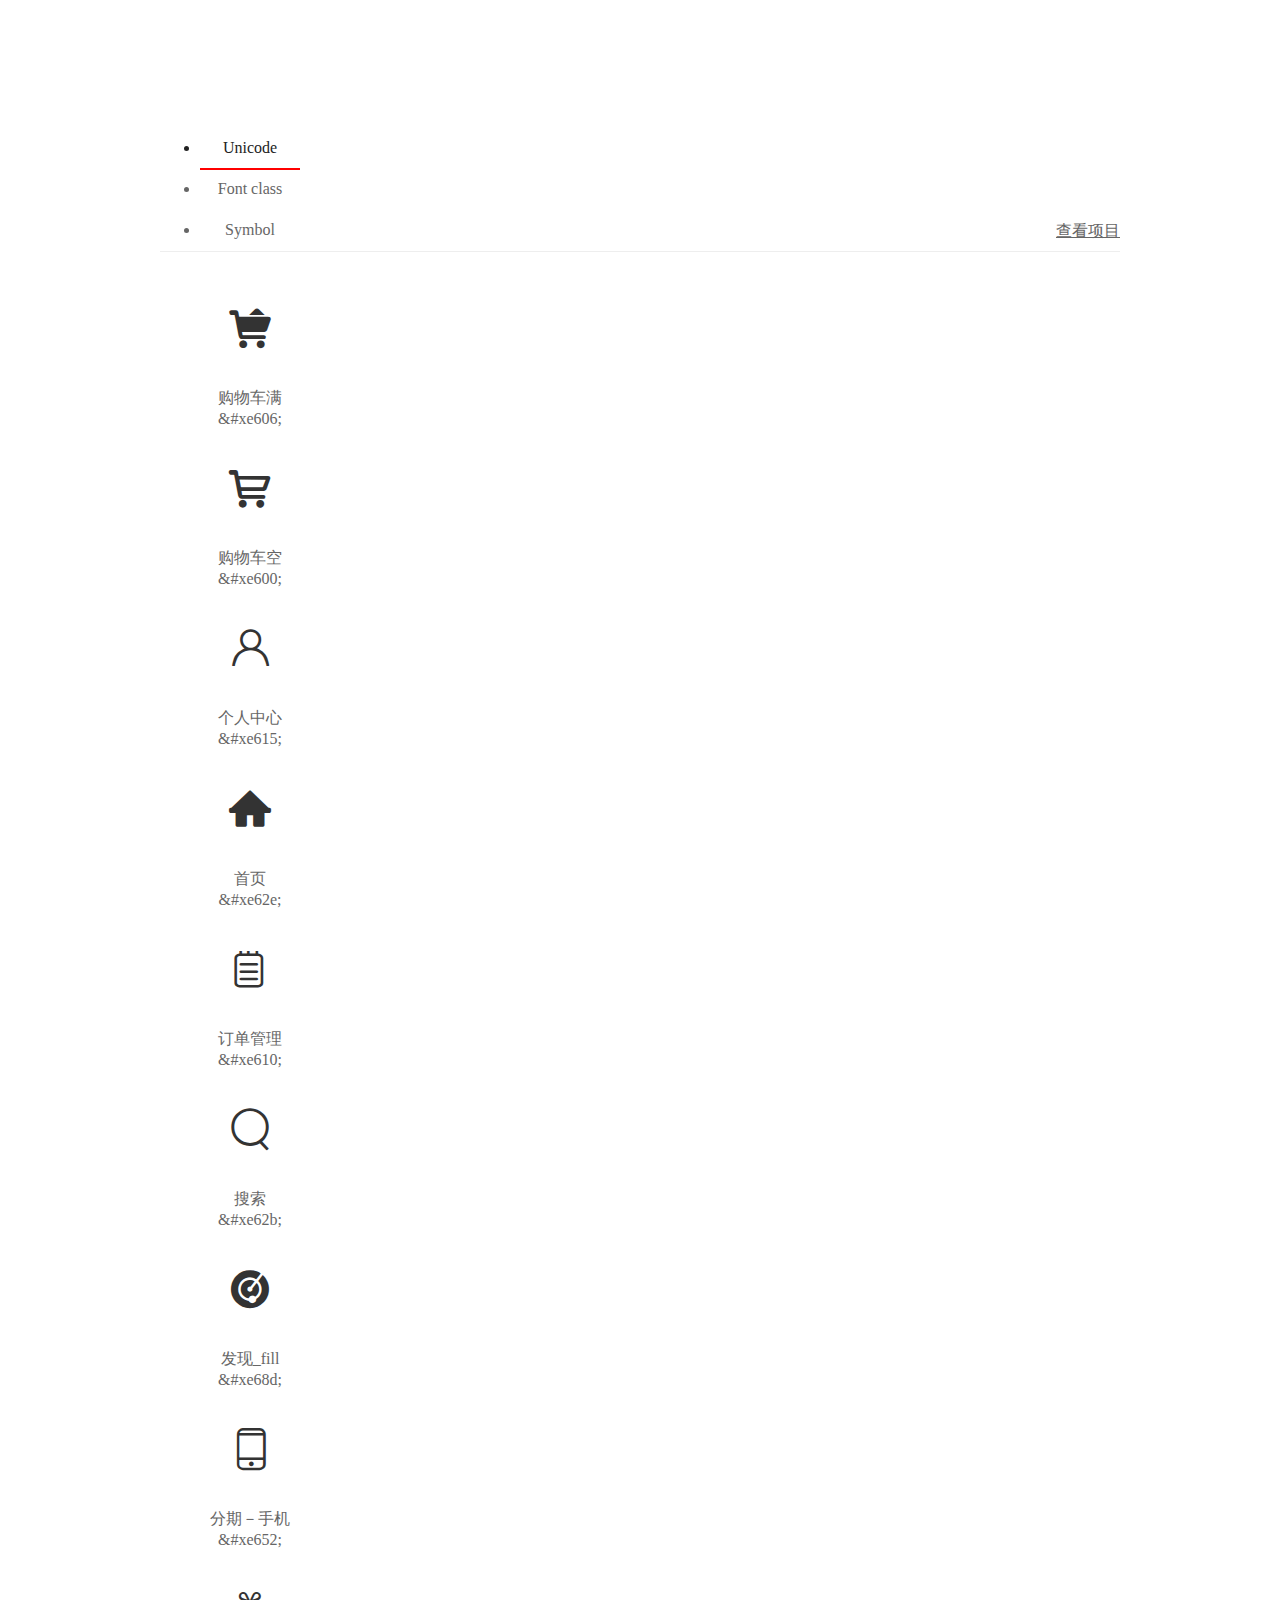
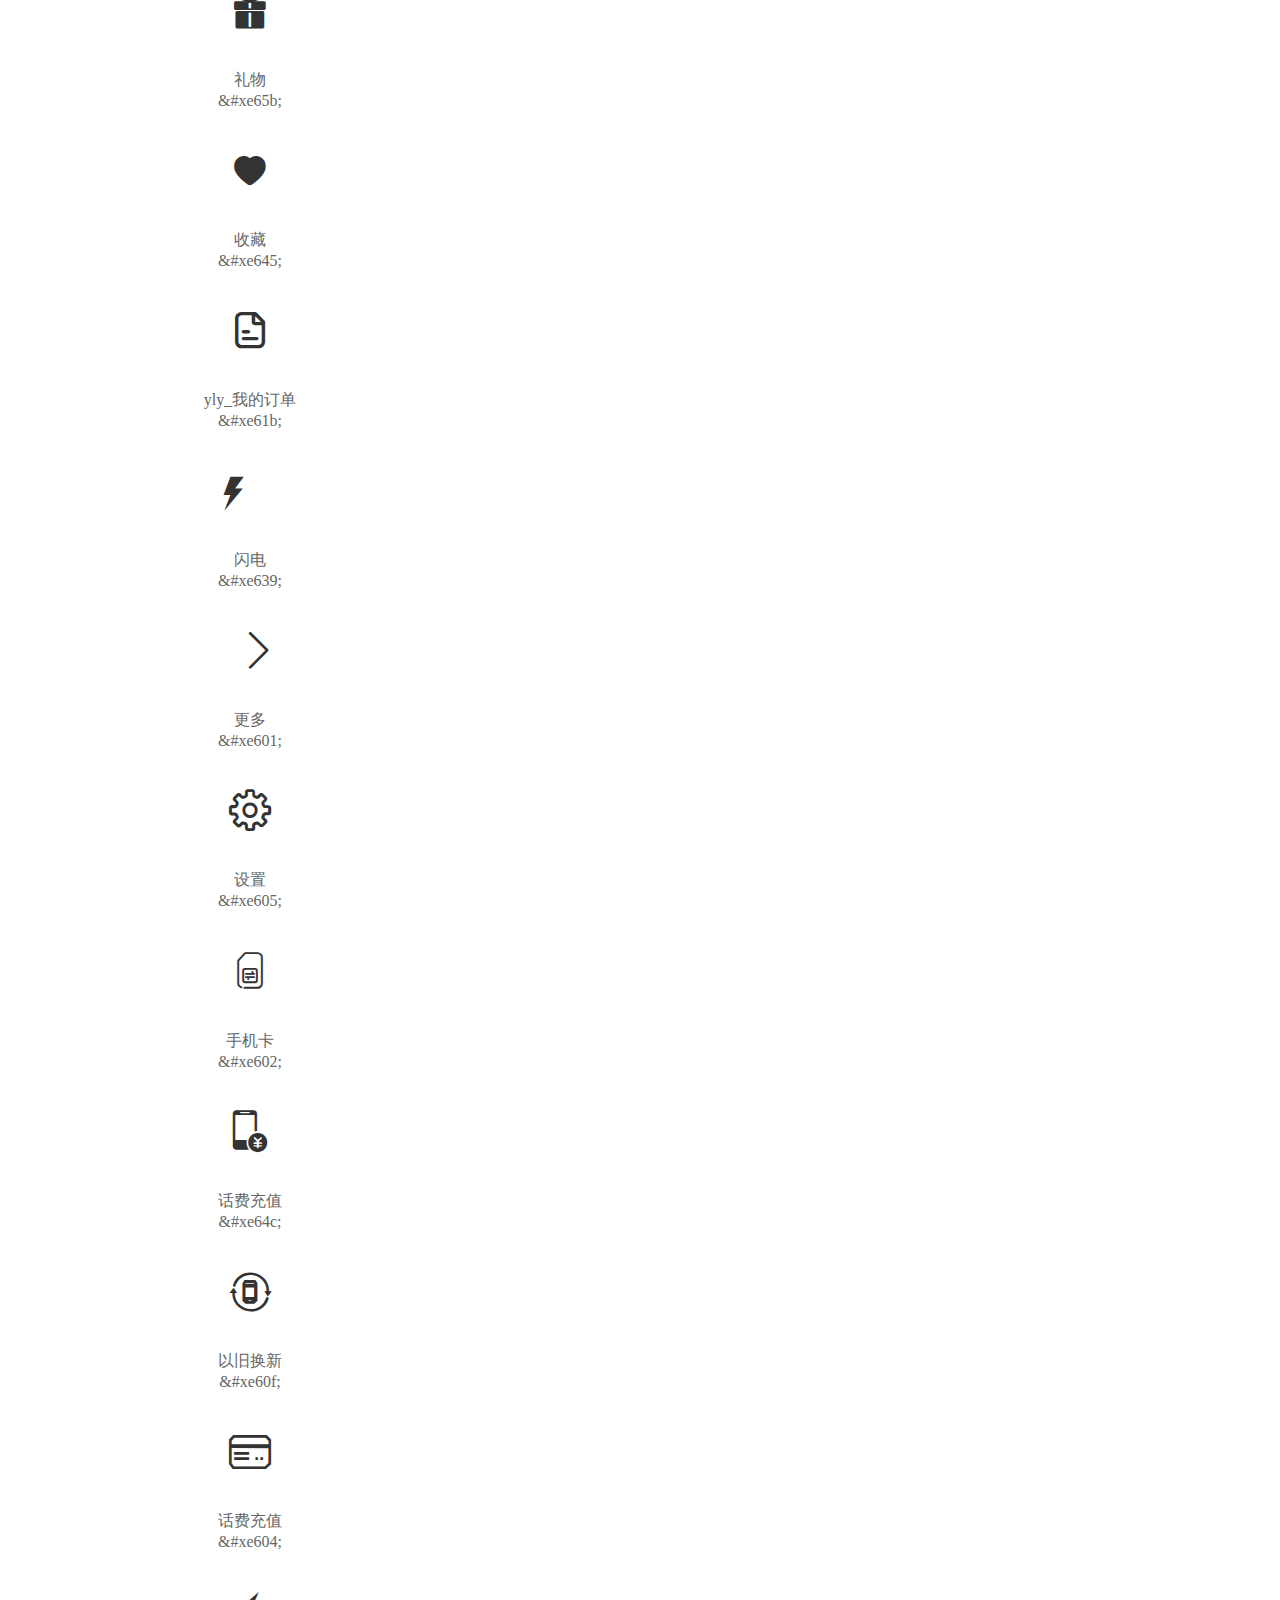
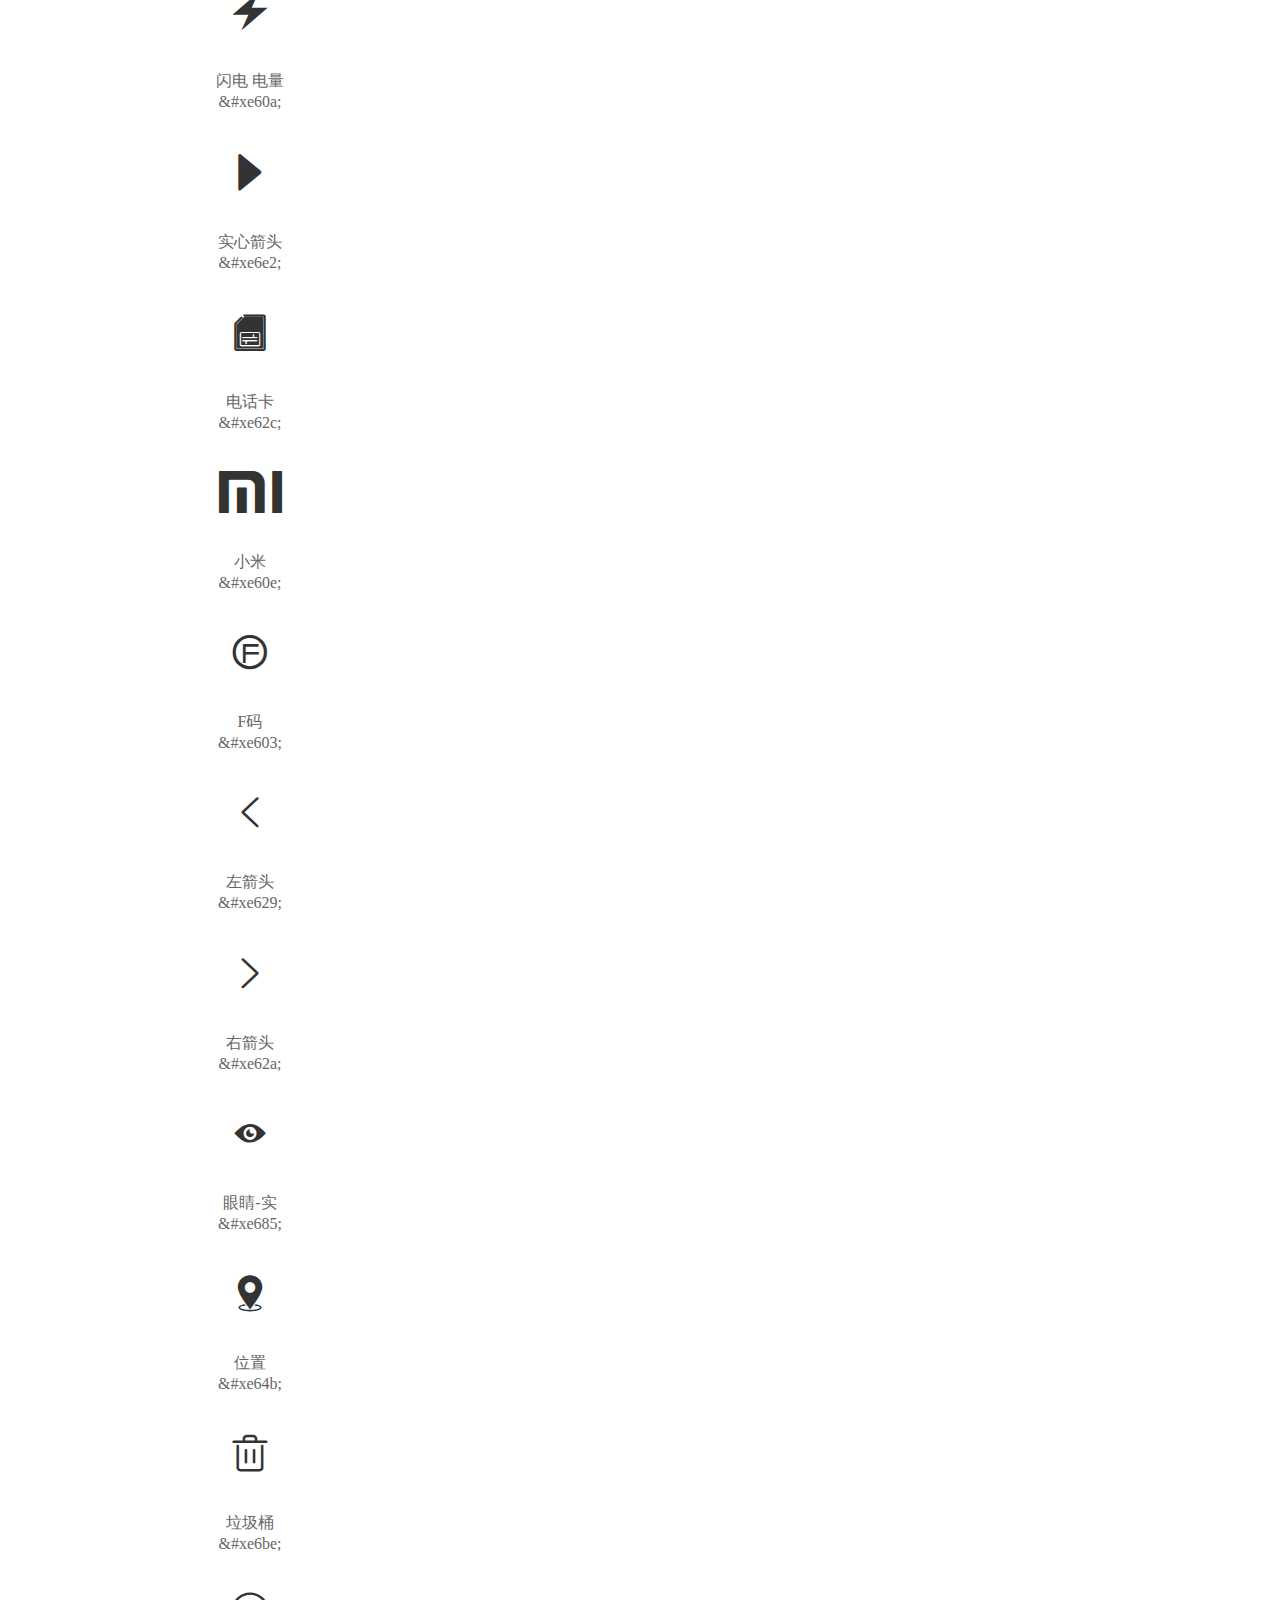
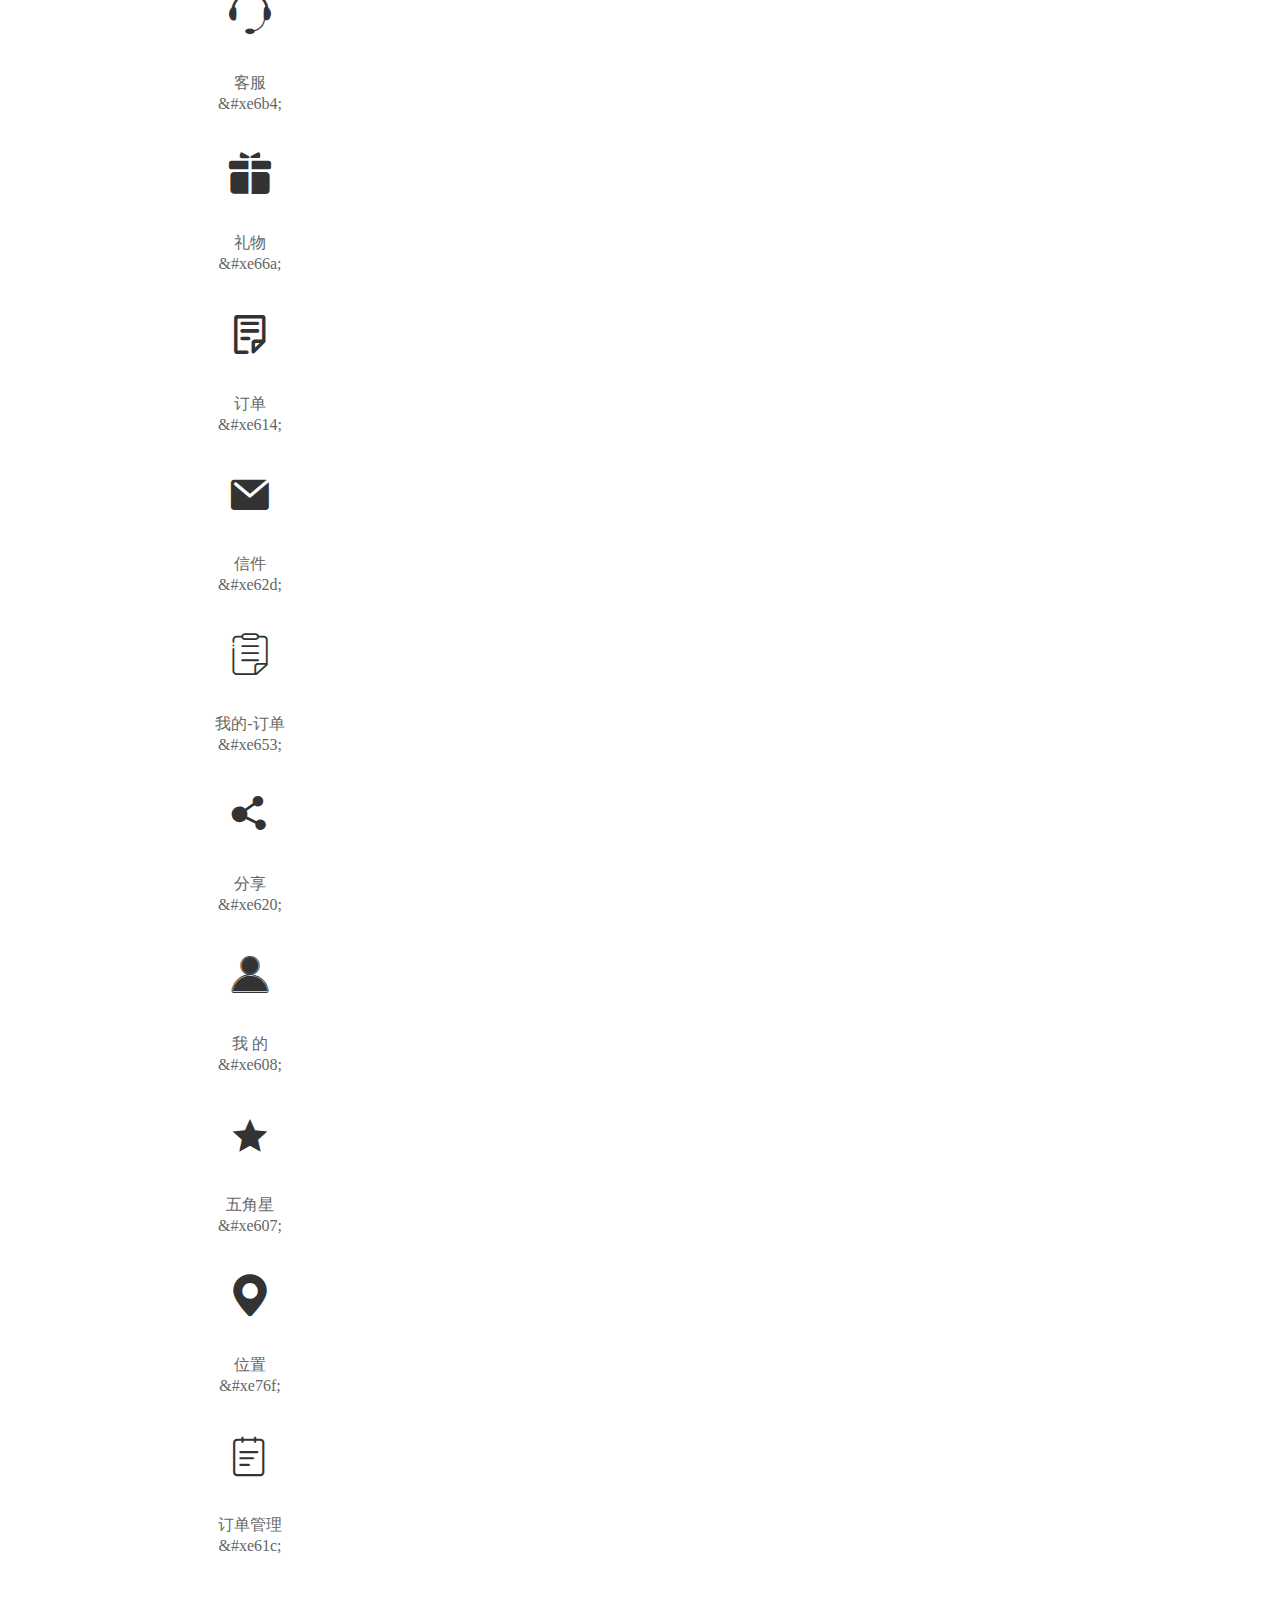
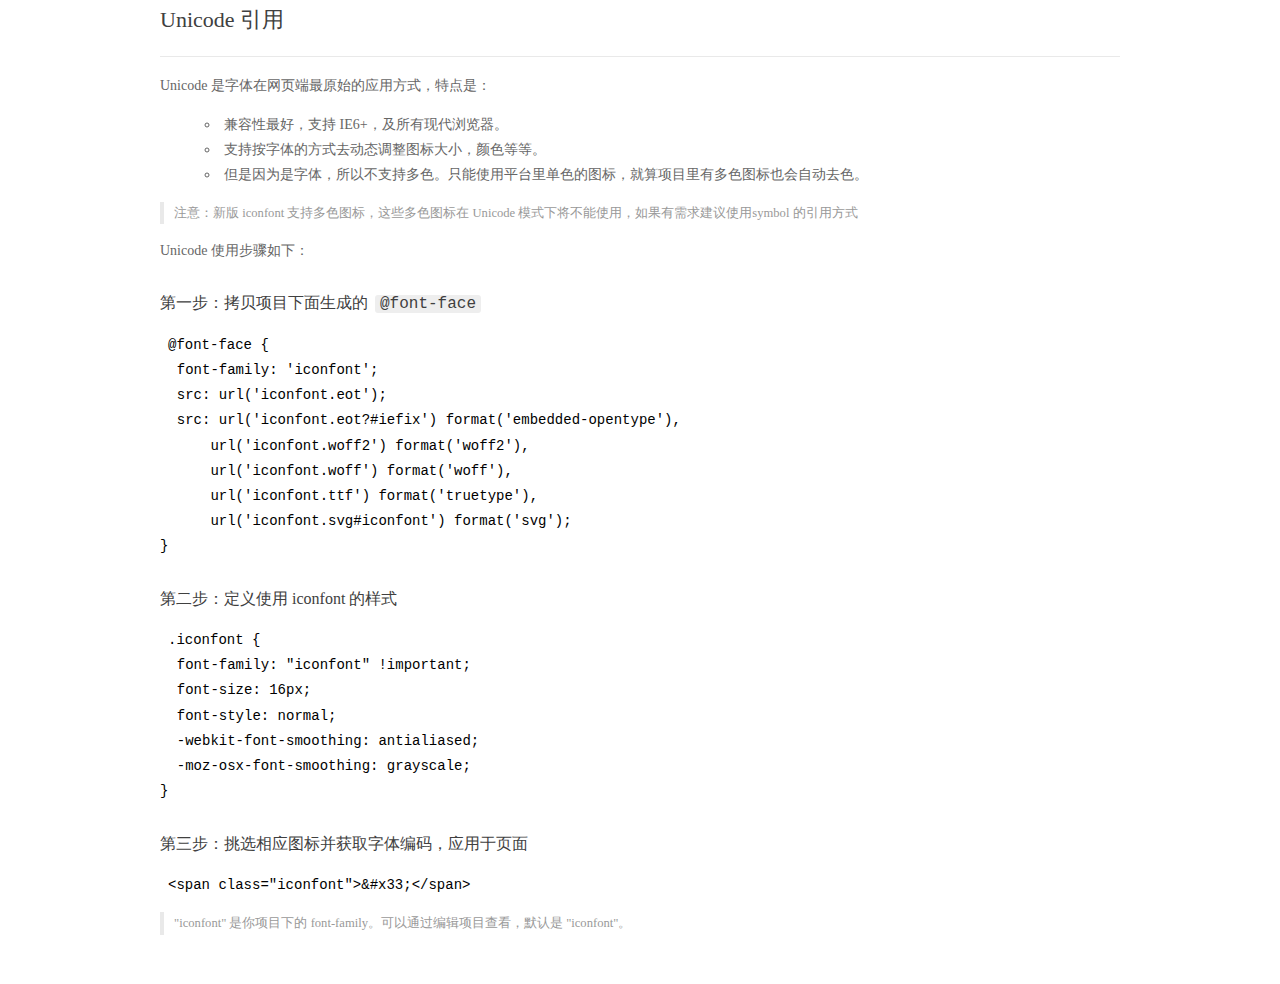
<file: iconfont/demo_index.html>
<!DOCTYPE html>
<html>
<head>
  <meta charset="utf-8"/>
  <title>IconFont Demo</title>
  <link rel="shortcut icon" href="https://gtms04.alicdn.com/tps/i4/TB1_oz6GVXXXXaFXpXXJDFnIXXX-64-64.ico" type="image/x-icon"/>
  <link rel="stylesheet" href="https://g.alicdn.com/thx/cube/1.3.2/cube.min.css">
  <link rel="stylesheet" href="demo.css">
  <link rel="stylesheet" href="iconfont.css">
  <script src="iconfont.js"></script>
  <!-- jQuery -->
  <script src="https://a1.alicdn.com/oss/uploads/2018/12/26/7bfddb60-08e8-11e9-9b04-53e73bb6408b.js"></script>
  <!-- 代码高亮 -->
  <script src="https://a1.alicdn.com/oss/uploads/2018/12/26/a3f714d0-08e6-11e9-8a15-ebf944d7534c.js"></script>
</head>
<body>
  <div class="main">
    <h1 class="logo"><a href="https://www.iconfont.cn/" title="iconfont 首页" target="_blank">&#xe86b;</a></h1>
    <div class="nav-tabs">
      <ul id="tabs" class="dib-box">
        <li class="dib active"><span>Unicode</span></li>
        <li class="dib"><span>Font class</span></li>
        <li class="dib"><span>Symbol</span></li>
      </ul>
      
      <a href="https://www.iconfont.cn/manage/index?manage_type=myprojects&projectId=1021911" target="_blank" class="nav-more">查看项目</a>
      
    </div>
    <div class="tab-container">
      <div class="content unicode" style="display: block;">
          <ul class="icon_lists dib-box">
          
            <li class="dib">
              <span class="icon iconfont">&#xe606;</span>
                <div class="name">购物车满</div>
                <div class="code-name">&amp;#xe606;</div>
              </li>
          
            <li class="dib">
              <span class="icon iconfont">&#xe600;</span>
                <div class="name">购物车空</div>
                <div class="code-name">&amp;#xe600;</div>
              </li>
          
            <li class="dib">
              <span class="icon iconfont">&#xe615;</span>
                <div class="name">个人中心</div>
                <div class="code-name">&amp;#xe615;</div>
              </li>
          
            <li class="dib">
              <span class="icon iconfont">&#xe62e;</span>
                <div class="name">首页</div>
                <div class="code-name">&amp;#xe62e;</div>
              </li>
          
            <li class="dib">
              <span class="icon iconfont">&#xe610;</span>
                <div class="name">订单管理</div>
                <div class="code-name">&amp;#xe610;</div>
              </li>
          
            <li class="dib">
              <span class="icon iconfont">&#xe62b;</span>
                <div class="name">搜索</div>
                <div class="code-name">&amp;#xe62b;</div>
              </li>
          
            <li class="dib">
              <span class="icon iconfont">&#xe68d;</span>
                <div class="name">发现_fill</div>
                <div class="code-name">&amp;#xe68d;</div>
              </li>
          
            <li class="dib">
              <span class="icon iconfont">&#xe652;</span>
                <div class="name">分期－手机</div>
                <div class="code-name">&amp;#xe652;</div>
              </li>
          
            <li class="dib">
              <span class="icon iconfont">&#xe65b;</span>
                <div class="name">礼物</div>
                <div class="code-name">&amp;#xe65b;</div>
              </li>
          
            <li class="dib">
              <span class="icon iconfont">&#xe645;</span>
                <div class="name">收藏</div>
                <div class="code-name">&amp;#xe645;</div>
              </li>
          
            <li class="dib">
              <span class="icon iconfont">&#xe61b;</span>
                <div class="name">yly_我的订单</div>
                <div class="code-name">&amp;#xe61b;</div>
              </li>
          
            <li class="dib">
              <span class="icon iconfont">&#xe639;</span>
                <div class="name">闪电</div>
                <div class="code-name">&amp;#xe639;</div>
              </li>
          
            <li class="dib">
              <span class="icon iconfont">&#xe601;</span>
                <div class="name">更多</div>
                <div class="code-name">&amp;#xe601;</div>
              </li>
          
            <li class="dib">
              <span class="icon iconfont">&#xe605;</span>
                <div class="name">设置</div>
                <div class="code-name">&amp;#xe605;</div>
              </li>
          
            <li class="dib">
              <span class="icon iconfont">&#xe602;</span>
                <div class="name">手机卡</div>
                <div class="code-name">&amp;#xe602;</div>
              </li>
          
            <li class="dib">
              <span class="icon iconfont">&#xe64c;</span>
                <div class="name">话费充值</div>
                <div class="code-name">&amp;#xe64c;</div>
              </li>
          
            <li class="dib">
              <span class="icon iconfont">&#xe60f;</span>
                <div class="name">以旧换新</div>
                <div class="code-name">&amp;#xe60f;</div>
              </li>
          
            <li class="dib">
              <span class="icon iconfont">&#xe604;</span>
                <div class="name">话费充值</div>
                <div class="code-name">&amp;#xe604;</div>
              </li>
          
            <li class="dib">
              <span class="icon iconfont">&#xe60a;</span>
                <div class="name">闪电 电量</div>
                <div class="code-name">&amp;#xe60a;</div>
              </li>
          
            <li class="dib">
              <span class="icon iconfont">&#xe6e2;</span>
                <div class="name">实心箭头</div>
                <div class="code-name">&amp;#xe6e2;</div>
              </li>
          
            <li class="dib">
              <span class="icon iconfont">&#xe62c;</span>
                <div class="name">电话卡</div>
                <div class="code-name">&amp;#xe62c;</div>
              </li>
          
            <li class="dib">
              <span class="icon iconfont">&#xe60e;</span>
                <div class="name">小米</div>
                <div class="code-name">&amp;#xe60e;</div>
              </li>
          
            <li class="dib">
              <span class="icon iconfont">&#xe603;</span>
                <div class="name">F码</div>
                <div class="code-name">&amp;#xe603;</div>
              </li>
          
            <li class="dib">
              <span class="icon iconfont">&#xe629;</span>
                <div class="name">左箭头</div>
                <div class="code-name">&amp;#xe629;</div>
              </li>
          
            <li class="dib">
              <span class="icon iconfont">&#xe62a;</span>
                <div class="name">右箭头</div>
                <div class="code-name">&amp;#xe62a;</div>
              </li>
          
            <li class="dib">
              <span class="icon iconfont">&#xe685;</span>
                <div class="name">眼睛-实</div>
                <div class="code-name">&amp;#xe685;</div>
              </li>
          
            <li class="dib">
              <span class="icon iconfont">&#xe64b;</span>
                <div class="name">位置</div>
                <div class="code-name">&amp;#xe64b;</div>
              </li>
          
            <li class="dib">
              <span class="icon iconfont">&#xe6be;</span>
                <div class="name">垃圾桶</div>
                <div class="code-name">&amp;#xe6be;</div>
              </li>
          
            <li class="dib">
              <span class="icon iconfont">&#xe6b4;</span>
                <div class="name">客服</div>
                <div class="code-name">&amp;#xe6b4;</div>
              </li>
          
            <li class="dib">
              <span class="icon iconfont">&#xe66a;</span>
                <div class="name">礼物</div>
                <div class="code-name">&amp;#xe66a;</div>
              </li>
          
            <li class="dib">
              <span class="icon iconfont">&#xe614;</span>
                <div class="name">订单</div>
                <div class="code-name">&amp;#xe614;</div>
              </li>
          
            <li class="dib">
              <span class="icon iconfont">&#xe62d;</span>
                <div class="name">信件</div>
                <div class="code-name">&amp;#xe62d;</div>
              </li>
          
            <li class="dib">
              <span class="icon iconfont">&#xe653;</span>
                <div class="name">我的-订单</div>
                <div class="code-name">&amp;#xe653;</div>
              </li>
          
            <li class="dib">
              <span class="icon iconfont">&#xe620;</span>
                <div class="name">分享</div>
                <div class="code-name">&amp;#xe620;</div>
              </li>
          
            <li class="dib">
              <span class="icon iconfont">&#xe608;</span>
                <div class="name">我 的</div>
                <div class="code-name">&amp;#xe608;</div>
              </li>
          
            <li class="dib">
              <span class="icon iconfont">&#xe607;</span>
                <div class="name">五角星</div>
                <div class="code-name">&amp;#xe607;</div>
              </li>
          
            <li class="dib">
              <span class="icon iconfont">&#xe76f;</span>
                <div class="name">位置</div>
                <div class="code-name">&amp;#xe76f;</div>
              </li>
          
            <li class="dib">
              <span class="icon iconfont">&#xe61c;</span>
                <div class="name">订单管理</div>
                <div class="code-name">&amp;#xe61c;</div>
              </li>
          
          </ul>
          <div class="article markdown">
          <h2 id="unicode-">Unicode 引用</h2>
          <hr>

          <p>Unicode 是字体在网页端最原始的应用方式，特点是：</p>
          <ul>
            <li>兼容性最好，支持 IE6+，及所有现代浏览器。</li>
            <li>支持按字体的方式去动态调整图标大小，颜色等等。</li>
            <li>但是因为是字体，所以不支持多色。只能使用平台里单色的图标，就算项目里有多色图标也会自动去色。</li>
          </ul>
          <blockquote>
            <p>注意：新版 iconfont 支持多色图标，这些多色图标在 Unicode 模式下将不能使用，如果有需求建议使用symbol 的引用方式</p>
          </blockquote>
          <p>Unicode 使用步骤如下：</p>
          <h3 id="-font-face">第一步：拷贝项目下面生成的 <code>@font-face</code></h3>
<pre><code class="language-css"
>@font-face {
  font-family: 'iconfont';
  src: url('iconfont.eot');
  src: url('iconfont.eot?#iefix') format('embedded-opentype'),
      url('iconfont.woff2') format('woff2'),
      url('iconfont.woff') format('woff'),
      url('iconfont.ttf') format('truetype'),
      url('iconfont.svg#iconfont') format('svg');
}
</code></pre>
          <h3 id="-iconfont-">第二步：定义使用 iconfont 的样式</h3>
<pre><code class="language-css"
>.iconfont {
  font-family: "iconfont" !important;
  font-size: 16px;
  font-style: normal;
  -webkit-font-smoothing: antialiased;
  -moz-osx-font-smoothing: grayscale;
}
</code></pre>
          <h3 id="-">第三步：挑选相应图标并获取字体编码，应用于页面</h3>
<pre>
<code class="language-html"
>&lt;span class="iconfont"&gt;&amp;#x33;&lt;/span&gt;
</code></pre>
          <blockquote>
            <p>"iconfont" 是你项目下的 font-family。可以通过编辑项目查看，默认是 "iconfont"。</p>
          </blockquote>
          </div>
      </div>
      <div class="content font-class">
        <ul class="icon_lists dib-box">
          
          <li class="dib">
            <span class="icon iconfont icon-gouwucheman"></span>
            <div class="name">
              购物车满
            </div>
            <div class="code-name">.icon-gouwucheman
            </div>
          </li>
          
          <li class="dib">
            <span class="icon iconfont icon-gouwuchekong"></span>
            <div class="name">
              购物车空
            </div>
            <div class="code-name">.icon-gouwuchekong
            </div>
          </li>
          
          <li class="dib">
            <span class="icon iconfont icon-iconfonticon5"></span>
            <div class="name">
              个人中心
            </div>
            <div class="code-name">.icon-iconfonticon5
            </div>
          </li>
          
          <li class="dib">
            <span class="icon iconfont icon-shouye"></span>
            <div class="name">
              首页
            </div>
            <div class="code-name">.icon-shouye
            </div>
          </li>
          
          <li class="dib">
            <span class="icon iconfont icon-dingdanguanli1"></span>
            <div class="name">
              订单管理
            </div>
            <div class="code-name">.icon-dingdanguanli1
            </div>
          </li>
          
          <li class="dib">
            <span class="icon iconfont icon-sousuo-copy"></span>
            <div class="name">
              搜索
            </div>
            <div class="code-name">.icon-sousuo-copy
            </div>
          </li>
          
          <li class="dib">
            <span class="icon iconfont icon-faxianfill"></span>
            <div class="name">
              发现_fill
            </div>
            <div class="code-name">.icon-faxianfill
            </div>
          </li>
          
          <li class="dib">
            <span class="icon iconfont icon-shouji"></span>
            <div class="name">
              分期－手机
            </div>
            <div class="code-name">.icon-shouji
            </div>
          </li>
          
          <li class="dib">
            <span class="icon iconfont icon-liwu"></span>
            <div class="name">
              礼物
            </div>
            <div class="code-name">.icon-liwu
            </div>
          </li>
          
          <li class="dib">
            <span class="icon iconfont icon-shoucang"></span>
            <div class="name">
              收藏
            </div>
            <div class="code-name">.icon-shoucang
            </div>
          </li>
          
          <li class="dib">
            <span class="icon iconfont icon-yly_wodedingdan"></span>
            <div class="name">
              yly_我的订单
            </div>
            <div class="code-name">.icon-yly_wodedingdan
            </div>
          </li>
          
          <li class="dib">
            <span class="icon iconfont icon-shandian"></span>
            <div class="name">
              闪电
            </div>
            <div class="code-name">.icon-shandian
            </div>
          </li>
          
          <li class="dib">
            <span class="icon iconfont icon-gengduo"></span>
            <div class="name">
              更多
            </div>
            <div class="code-name">.icon-gengduo
            </div>
          </li>
          
          <li class="dib">
            <span class="icon iconfont icon-shezhi"></span>
            <div class="name">
              设置
            </div>
            <div class="code-name">.icon-shezhi
            </div>
          </li>
          
          <li class="dib">
            <span class="icon iconfont icon-shoujiqia"></span>
            <div class="name">
              手机卡
            </div>
            <div class="code-name">.icon-shoujiqia
            </div>
          </li>
          
          <li class="dib">
            <span class="icon iconfont icon-huafeichongzhi"></span>
            <div class="name">
              话费充值
            </div>
            <div class="code-name">.icon-huafeichongzhi
            </div>
          </li>
          
          <li class="dib">
            <span class="icon iconfont icon-yijiuhuanxin"></span>
            <div class="name">
              以旧换新
            </div>
            <div class="code-name">.icon-yijiuhuanxin
            </div>
          </li>
          
          <li class="dib">
            <span class="icon iconfont icon-huafeichongzhi-copy"></span>
            <div class="name">
              话费充值
            </div>
            <div class="code-name">.icon-huafeichongzhi-copy
            </div>
          </li>
          
          <li class="dib">
            <span class="icon iconfont icon-shandiandianliang"></span>
            <div class="name">
              闪电 电量
            </div>
            <div class="code-name">.icon-shandiandianliang
            </div>
          </li>
          
          <li class="dib">
            <span class="icon iconfont icon-icon"></span>
            <div class="name">
              实心箭头
            </div>
            <div class="code-name">.icon-icon
            </div>
          </li>
          
          <li class="dib">
            <span class="icon iconfont icon-dianhuaqia"></span>
            <div class="name">
              电话卡
            </div>
            <div class="code-name">.icon-dianhuaqia
            </div>
          </li>
          
          <li class="dib">
            <span class="icon iconfont icon-xiaomi"></span>
            <div class="name">
              小米
            </div>
            <div class="code-name">.icon-xiaomi
            </div>
          </li>
          
          <li class="dib">
            <span class="icon iconfont icon-Fma"></span>
            <div class="name">
              F码
            </div>
            <div class="code-name">.icon-Fma
            </div>
          </li>
          
          <li class="dib">
            <span class="icon iconfont icon-zuojiantou"></span>
            <div class="name">
              左箭头
            </div>
            <div class="code-name">.icon-zuojiantou
            </div>
          </li>
          
          <li class="dib">
            <span class="icon iconfont icon-youjiantou"></span>
            <div class="name">
              右箭头
            </div>
            <div class="code-name">.icon-youjiantou
            </div>
          </li>
          
          <li class="dib">
            <span class="icon iconfont icon-yanjing-shi"></span>
            <div class="name">
              眼睛-实
            </div>
            <div class="code-name">.icon-yanjing-shi
            </div>
          </li>
          
          <li class="dib">
            <span class="icon iconfont icon-weizhi1"></span>
            <div class="name">
              位置
            </div>
            <div class="code-name">.icon-weizhi1
            </div>
          </li>
          
          <li class="dib">
            <span class="icon iconfont icon-lajitong"></span>
            <div class="name">
              垃圾桶
            </div>
            <div class="code-name">.icon-lajitong
            </div>
          </li>
          
          <li class="dib">
            <span class="icon iconfont icon-kefu-copy"></span>
            <div class="name">
              客服
            </div>
            <div class="code-name">.icon-kefu-copy
            </div>
          </li>
          
          <li class="dib">
            <span class="icon iconfont icon-liwu1"></span>
            <div class="name">
              礼物
            </div>
            <div class="code-name">.icon-liwu1
            </div>
          </li>
          
          <li class="dib">
            <span class="icon iconfont icon-weibiaoti--"></span>
            <div class="name">
              订单
            </div>
            <div class="code-name">.icon-weibiaoti--
            </div>
          </li>
          
          <li class="dib">
            <span class="icon iconfont icon-tianchongxing-"></span>
            <div class="name">
              信件
            </div>
            <div class="code-name">.icon-tianchongxing-
            </div>
          </li>
          
          <li class="dib">
            <span class="icon iconfont icon-wode-dingdan"></span>
            <div class="name">
              我的-订单
            </div>
            <div class="code-name">.icon-wode-dingdan
            </div>
          </li>
          
          <li class="dib">
            <span class="icon iconfont icon-fenxiang"></span>
            <div class="name">
              分享
            </div>
            <div class="code-name">.icon-fenxiang
            </div>
          </li>
          
          <li class="dib">
            <span class="icon iconfont icon-wodedangxuan"></span>
            <div class="name">
              我 的
            </div>
            <div class="code-name">.icon-wodedangxuan
            </div>
          </li>
          
          <li class="dib">
            <span class="icon iconfont icon-wujiaoxing"></span>
            <div class="name">
              五角星
            </div>
            <div class="code-name">.icon-wujiaoxing
            </div>
          </li>
          
          <li class="dib">
            <span class="icon iconfont icon-weizhi"></span>
            <div class="name">
              位置
            </div>
            <div class="code-name">.icon-weizhi
            </div>
          </li>
          
          <li class="dib">
            <span class="icon iconfont icon-dingdanguanli"></span>
            <div class="name">
              订单管理
            </div>
            <div class="code-name">.icon-dingdanguanli
            </div>
          </li>
          
        </ul>
        <div class="article markdown">
        <h2 id="font-class-">font-class 引用</h2>
        <hr>

        <p>font-class 是 Unicode 使用方式的一种变种，主要是解决 Unicode 书写不直观，语意不明确的问题。</p>
        <p>与 Unicode 使用方式相比，具有如下特点：</p>
        <ul>
          <li>兼容性良好，支持 IE8+，及所有现代浏览器。</li>
          <li>相比于 Unicode 语意明确，书写更直观。可以很容易分辨这个 icon 是什么。</li>
          <li>因为使用 class 来定义图标，所以当要替换图标时，只需要修改 class 里面的 Unicode 引用。</li>
          <li>不过因为本质上还是使用的字体，所以多色图标还是不支持的。</li>
        </ul>
        <p>使用步骤如下：</p>
        <h3 id="-fontclass-">第一步：引入项目下面生成的 fontclass 代码：</h3>
<pre><code class="language-html">&lt;link rel="stylesheet" href="./iconfont.css"&gt;
</code></pre>
        <h3 id="-">第二步：挑选相应图标并获取类名，应用于页面：</h3>
<pre><code class="language-html">&lt;span class="iconfont icon--xxx"&gt;&lt;/span&gt;
</code></pre>
        <blockquote>
          <p>"
            iconfont" 是你项目下的 font-family。可以通过编辑项目查看，默认是 "iconfont"。</p>
        </blockquote>
      </div>
      </div>
      <div class="content symbol">
          <ul class="icon_lists dib-box">
          
            <li class="dib">
                <svg class="icon svg-icon" aria-hidden="true">
                  <use xlink:href="#icon-gouwucheman"></use>
                </svg>
                <div class="name">购物车满</div>
                <div class="code-name">#icon-gouwucheman</div>
            </li>
          
            <li class="dib">
                <svg class="icon svg-icon" aria-hidden="true">
                  <use xlink:href="#icon-gouwuchekong"></use>
                </svg>
                <div class="name">购物车空</div>
                <div class="code-name">#icon-gouwuchekong</div>
            </li>
          
            <li class="dib">
                <svg class="icon svg-icon" aria-hidden="true">
                  <use xlink:href="#icon-iconfonticon5"></use>
                </svg>
                <div class="name">个人中心</div>
                <div class="code-name">#icon-iconfonticon5</div>
            </li>
          
            <li class="dib">
                <svg class="icon svg-icon" aria-hidden="true">
                  <use xlink:href="#icon-shouye"></use>
                </svg>
                <div class="name">首页</div>
                <div class="code-name">#icon-shouye</div>
            </li>
          
            <li class="dib">
                <svg class="icon svg-icon" aria-hidden="true">
                  <use xlink:href="#icon-dingdanguanli1"></use>
                </svg>
                <div class="name">订单管理</div>
                <div class="code-name">#icon-dingdanguanli1</div>
            </li>
          
            <li class="dib">
                <svg class="icon svg-icon" aria-hidden="true">
                  <use xlink:href="#icon-sousuo-copy"></use>
                </svg>
                <div class="name">搜索</div>
                <div class="code-name">#icon-sousuo-copy</div>
            </li>
          
            <li class="dib">
                <svg class="icon svg-icon" aria-hidden="true">
                  <use xlink:href="#icon-faxianfill"></use>
                </svg>
                <div class="name">发现_fill</div>
                <div class="code-name">#icon-faxianfill</div>
            </li>
          
            <li class="dib">
                <svg class="icon svg-icon" aria-hidden="true">
                  <use xlink:href="#icon-shouji"></use>
                </svg>
                <div class="name">分期－手机</div>
                <div class="code-name">#icon-shouji</div>
            </li>
          
            <li class="dib">
                <svg class="icon svg-icon" aria-hidden="true">
                  <use xlink:href="#icon-liwu"></use>
                </svg>
                <div class="name">礼物</div>
                <div class="code-name">#icon-liwu</div>
            </li>
          
            <li class="dib">
                <svg class="icon svg-icon" aria-hidden="true">
                  <use xlink:href="#icon-shoucang"></use>
                </svg>
                <div class="name">收藏</div>
                <div class="code-name">#icon-shoucang</div>
            </li>
          
            <li class="dib">
                <svg class="icon svg-icon" aria-hidden="true">
                  <use xlink:href="#icon-yly_wodedingdan"></use>
                </svg>
                <div class="name">yly_我的订单</div>
                <div class="code-name">#icon-yly_wodedingdan</div>
            </li>
          
            <li class="dib">
                <svg class="icon svg-icon" aria-hidden="true">
                  <use xlink:href="#icon-shandian"></use>
                </svg>
                <div class="name">闪电</div>
                <div class="code-name">#icon-shandian</div>
            </li>
          
            <li class="dib">
                <svg class="icon svg-icon" aria-hidden="true">
                  <use xlink:href="#icon-gengduo"></use>
                </svg>
                <div class="name">更多</div>
                <div class="code-name">#icon-gengduo</div>
            </li>
          
            <li class="dib">
                <svg class="icon svg-icon" aria-hidden="true">
                  <use xlink:href="#icon-shezhi"></use>
                </svg>
                <div class="name">设置</div>
                <div class="code-name">#icon-shezhi</div>
            </li>
          
            <li class="dib">
                <svg class="icon svg-icon" aria-hidden="true">
                  <use xlink:href="#icon-shoujiqia"></use>
                </svg>
                <div class="name">手机卡</div>
                <div class="code-name">#icon-shoujiqia</div>
            </li>
          
            <li class="dib">
                <svg class="icon svg-icon" aria-hidden="true">
                  <use xlink:href="#icon-huafeichongzhi"></use>
                </svg>
                <div class="name">话费充值</div>
                <div class="code-name">#icon-huafeichongzhi</div>
            </li>
          
            <li class="dib">
                <svg class="icon svg-icon" aria-hidden="true">
                  <use xlink:href="#icon-yijiuhuanxin"></use>
                </svg>
                <div class="name">以旧换新</div>
                <div class="code-name">#icon-yijiuhuanxin</div>
            </li>
          
            <li class="dib">
                <svg class="icon svg-icon" aria-hidden="true">
                  <use xlink:href="#icon-huafeichongzhi-copy"></use>
                </svg>
                <div class="name">话费充值</div>
                <div class="code-name">#icon-huafeichongzhi-copy</div>
            </li>
          
            <li class="dib">
                <svg class="icon svg-icon" aria-hidden="true">
                  <use xlink:href="#icon-shandiandianliang"></use>
                </svg>
                <div class="name">闪电 电量</div>
                <div class="code-name">#icon-shandiandianliang</div>
            </li>
          
            <li class="dib">
                <svg class="icon svg-icon" aria-hidden="true">
                  <use xlink:href="#icon-icon"></use>
                </svg>
                <div class="name">实心箭头</div>
                <div class="code-name">#icon-icon</div>
            </li>
          
            <li class="dib">
                <svg class="icon svg-icon" aria-hidden="true">
                  <use xlink:href="#icon-dianhuaqia"></use>
                </svg>
                <div class="name">电话卡</div>
                <div class="code-name">#icon-dianhuaqia</div>
            </li>
          
            <li class="dib">
                <svg class="icon svg-icon" aria-hidden="true">
                  <use xlink:href="#icon-xiaomi"></use>
                </svg>
                <div class="name">小米</div>
                <div class="code-name">#icon-xiaomi</div>
            </li>
          
            <li class="dib">
                <svg class="icon svg-icon" aria-hidden="true">
                  <use xlink:href="#icon-Fma"></use>
                </svg>
                <div class="name">F码</div>
                <div class="code-name">#icon-Fma</div>
            </li>
          
            <li class="dib">
                <svg class="icon svg-icon" aria-hidden="true">
                  <use xlink:href="#icon-zuojiantou"></use>
                </svg>
                <div class="name">左箭头</div>
                <div class="code-name">#icon-zuojiantou</div>
            </li>
          
            <li class="dib">
                <svg class="icon svg-icon" aria-hidden="true">
                  <use xlink:href="#icon-youjiantou"></use>
                </svg>
                <div class="name">右箭头</div>
                <div class="code-name">#icon-youjiantou</div>
            </li>
          
            <li class="dib">
                <svg class="icon svg-icon" aria-hidden="true">
                  <use xlink:href="#icon-yanjing-shi"></use>
                </svg>
                <div class="name">眼睛-实</div>
                <div class="code-name">#icon-yanjing-shi</div>
            </li>
          
            <li class="dib">
                <svg class="icon svg-icon" aria-hidden="true">
                  <use xlink:href="#icon-weizhi1"></use>
                </svg>
                <div class="name">位置</div>
                <div class="code-name">#icon-weizhi1</div>
            </li>
          
            <li class="dib">
                <svg class="icon svg-icon" aria-hidden="true">
                  <use xlink:href="#icon-lajitong"></use>
                </svg>
                <div class="name">垃圾桶</div>
                <div class="code-name">#icon-lajitong</div>
            </li>
          
            <li class="dib">
                <svg class="icon svg-icon" aria-hidden="true">
                  <use xlink:href="#icon-kefu-copy"></use>
                </svg>
                <div class="name">客服</div>
                <div class="code-name">#icon-kefu-copy</div>
            </li>
          
            <li class="dib">
                <svg class="icon svg-icon" aria-hidden="true">
                  <use xlink:href="#icon-liwu1"></use>
                </svg>
                <div class="name">礼物</div>
                <div class="code-name">#icon-liwu1</div>
            </li>
          
            <li class="dib">
                <svg class="icon svg-icon" aria-hidden="true">
                  <use xlink:href="#icon-weibiaoti--"></use>
                </svg>
                <div class="name">订单</div>
                <div class="code-name">#icon-weibiaoti--</div>
            </li>
          
            <li class="dib">
                <svg class="icon svg-icon" aria-hidden="true">
                  <use xlink:href="#icon-tianchongxing-"></use>
                </svg>
                <div class="name">信件</div>
                <div class="code-name">#icon-tianchongxing-</div>
            </li>
          
            <li class="dib">
                <svg class="icon svg-icon" aria-hidden="true">
                  <use xlink:href="#icon-wode-dingdan"></use>
                </svg>
                <div class="name">我的-订单</div>
                <div class="code-name">#icon-wode-dingdan</div>
            </li>
          
            <li class="dib">
                <svg class="icon svg-icon" aria-hidden="true">
                  <use xlink:href="#icon-fenxiang"></use>
                </svg>
                <div class="name">分享</div>
                <div class="code-name">#icon-fenxiang</div>
            </li>
          
            <li class="dib">
                <svg class="icon svg-icon" aria-hidden="true">
                  <use xlink:href="#icon-wodedangxuan"></use>
                </svg>
                <div class="name">我 的</div>
                <div class="code-name">#icon-wodedangxuan</div>
            </li>
          
            <li class="dib">
                <svg class="icon svg-icon" aria-hidden="true">
                  <use xlink:href="#icon-wujiaoxing"></use>
                </svg>
                <div class="name">五角星</div>
                <div class="code-name">#icon-wujiaoxing</div>
            </li>
          
            <li class="dib">
                <svg class="icon svg-icon" aria-hidden="true">
                  <use xlink:href="#icon-weizhi"></use>
                </svg>
                <div class="name">位置</div>
                <div class="code-name">#icon-weizhi</div>
            </li>
          
            <li class="dib">
                <svg class="icon svg-icon" aria-hidden="true">
                  <use xlink:href="#icon-dingdanguanli"></use>
                </svg>
                <div class="name">订单管理</div>
                <div class="code-name">#icon-dingdanguanli</div>
            </li>
          
          </ul>
          <div class="article markdown">
          <h2 id="symbol-">Symbol 引用</h2>
          <hr>

          <p>这是一种全新的使用方式，应该说这才是未来的主流，也是平台目前推荐的用法。相关介绍可以参考这篇<a href="">文章</a>
            这种用法其实是做了一个 SVG 的集合，与另外两种相比具有如下特点：</p>
          <ul>
            <li>支持多色图标了，不再受单色限制。</li>
            <li>通过一些技巧，支持像字体那样，通过 <code>font-size</code>, <code>color</code> 来调整样式。</li>
            <li>兼容性较差，支持 IE9+，及现代浏览器。</li>
            <li>浏览器渲染 SVG 的性能一般，还不如 png。</li>
          </ul>
          <p>使用步骤如下：</p>
          <h3 id="-symbol-">第一步：引入项目下面生成的 symbol 代码：</h3>
<pre><code class="language-html">&lt;script src="./iconfont.js"&gt;&lt;/script&gt;
</code></pre>
          <h3 id="-css-">第二步：加入通用 CSS 代码（引入一次就行）：</h3>
<pre><code class="language-html">&lt;style&gt;
.icon {
  width: 1em;
  height: 1em;
  vertical-align: -0.15em;
  fill: currentColor;
  overflow: hidden;
}
&lt;/style&gt;
</code></pre>
          <h3 id="-">第三步：挑选相应图标并获取类名，应用于页面：</h3>
<pre><code class="language-html">&lt;svg class="icon" aria-hidden="true"&gt;
  &lt;use xlink:href="#icon-xxx"&gt;&lt;/use&gt;
&lt;/svg&gt;
</code></pre>
          </div>
      </div>

    </div>
  </div>
  <script>
  $(document).ready(function () {
      $('.tab-container .content:first').show()

      $('#tabs li').click(function (e) {
        var tabContent = $('.tab-container .content')
        var index = $(this).index()

        if ($(this).hasClass('active')) {
          return
        } else {
          $('#tabs li').removeClass('active')
          $(this).addClass('active')

          tabContent.hide().eq(index).fadeIn()
        }
      })
    })
  </script>
</body>
</html>
</file>
<file: css/index.css>
#header{
    width: 100%;
    height: 1.28rem;
    margin: 0 auto;
    background-image: linear-gradient(90deg, rgb(98,99,101),rgb(7,9,6));
}
#status{
    width: 100%;
    height: 0.4rem;
}
#status img{
    width:100% ;
    height: 0.4rem;
    position: fixed;
    top: 0;
    z-index: 1000;
}
/*status（状态栏）*/
.container{
    width: 100%;
    height: 0.88rem;
    margin-top:0.17rem;
    padding-left: 0.24rem;
    display: inline-block;
}
.scanBox{
    float: left;
    width: 1.22rem;
    height: 0.53rem;
    font-size: 0.24rem;
    line-height: 0.53rem;
}
.scanBox i{
    font-size: 0.44rem;
    color: rgba(255,255,255,0.5);
    z-index: 1000;
}
.scanBox span{
    float: right;
    color: rgb(255,255,255);
}
input{
    width: 4.30rem;
    height: 0.45rem;
    border: 0.02rem solid rgba(255,255,255,0.5);
    border-radius: 0.4rem;
    float: right;
    margin-right: 0.24rem;
    color: rgba(255,255,255,0.5);
    font-size: 0.22rem;
    background-image: linear-gradient(90deg, rgb(98,99,101),rgb(7,9,6));
    position: relative;
}
.container section i{
    display: inline-block;
    position: absolute;
    right: 0.5rem;
    top: 0.65rem;
    color: rgba(255,255,255,0.5);
}
/*header（头部）*/

#banner{
    width: 100%;
    height: 3.5rem;
    position: relative;
}
.bannerItem{
    width: 100%;
    height: 3.5rem;
    position: absolute;
    top: 0;
    left: 0;
}
.bannerItem img{
    width: 100%;
    height: 3.5rem;
}
/*.bannerItem .active{
    z-index: 1;
}*/
.pagerBox{
    width: 1.02rem;
    height: 0.14rem;
    z-index: 999;
    display: flex;
    justify-content: space-between;
    position: absolute;
    bottom: 0.25rem;
    left: calc(50% - 0.51rem);
}
.pagerItem{
    width: 0.14rem;
    height: 0.14rem;
    background: #ffffff;
    border-radius: 50%;
}
.white{
    background: rgba(0,0,0,0.5);
}
/*banner（轮播图）*/

#category{
    width:87.33%;
    height:3.68rem ;
    margin: 0.24rem auto;
    display: flex;
    flex-wrap: wrap;
    justify-content: space-between;
}
.categoryBox a{
    float: left;
}
.categoryBox{
    width: 1.4rem;
    height: 1.77rem;
    text-align: center;
}
.categoryBox img{
    display: block;
    width: 1.4rem;
    height: 1.4rem;
}
.categoryBox p{
    width: 1.4rem;
    height: 0.23rem;
    font-size: 0.24rem;
    line-height: 0.23rem;
    margin-top: 0.12rem;
    color: #000;
}
/*category（导航）*/

#hot{
    width: 93.6%;
    height: 5.98rem;
    margin: 0 auto;
    text-align: center;
    padding-top: 0.12rem;
}
.recommend{
    margin: 0 auto;
    width: 1.86rem;
    height: 0.5rem;
    position: relative;
    text-align: center;
}
.recommend img{
    float: left;
    width: 1.86rem;
    height: 0.45rem;
}
.recommend p{
    font-size: 0.34rem;
    font-weight: 500;
    color: rgb(25,26,24 );
    position: absolute;
    top: -0.12rem;
    left: 0.24rem;
}
.pic img{
    width: 93.6%;
    height: 3.5rem;
    border-radius: 0.4rem;
    margin-top: 0.24rem;
}
.hotFont{
    text-align: left;
    position: relative;
}
.first{
    font-size: 0.34rem;
    font-weight: 600;
    color: rgba(0,0,0,0.9);
    margin-bottom: 0.12rem;
}
.second{
    font-size: 0.24rem;
    color: rgba(0,0,0,0.7);
    margin-bottom: 0.12rem;
}
.third{
    font-size: 0.22rem;
    color: rgba(0,0,0,0.5);
}
.hotFont .look{
    width: 1.53rem;
    height: 0.45rem;
    background-image: linear-gradient(90deg, rgb(97,98,100),rgb(15,17,13));
    border-radius: 0.2rem;
    position: absolute;
    bottom: 0;
    right: 0;
    font-size: 0.24rem;
    color: #ffffff;
    text-align: center;
    line-height: 0.45rem;
}
/*hot（热门推荐）*/

#business{
    width: 93.6%;
    height: 7.08rem;
    margin: 0.48rem auto 0;
}
.businessItem{
    width: 89.46%;
    height: 1.76rem;
    margin: 0.12rem 0 0.48rem;
}
.businessItem img{
    width: 33.33%;
    height: 1.75rem;
    border-radius:0.2rem ;
    box-shadow: 0 0.13rem 0.18rem rgba(180,179,180,0.96);
}
.businessFont{
    width: 53.73%;
    float: right;
    height: 1.75rem;
}
.firstBox{
    margin-bottom: 0.1rem;
}
.secondBox{
    margin-bottom: 0.1rem;
}
.thirdBox{
    line-height: 0.4rem;
    height: 0.4rem;
    display: flex;
    justify-content: space-between;
    margin-bottom: 0.1rem;
}
.businessFont .left{
    float: left;
}
.businessFont .middle{
    float: left;
}
.businessFont .right{
    float: left;
    font-size: 0.18rem;
}
.businessFont .cheapLeft{
    width: 1.33rem;
    height: 0.3rem;
    border:1px solid rgb(95,96,96);
    border-radius: 0.2rem;
    font-size: 0.18rem;
    color: rgb(25,26,24);
    text-align: center;
    line-height: 0.3rem;
    float: left;
}
.businessFont .cheapRight{
    margin-left: 0.3rem;
}
/*business（商家推荐）*/

#under{
    width: 100%;
    height: 2rem;
    font-size: 0.2rem;
    text-align: center;
    line-height: 0.7rem;
}
/*已经到底了*/
#tab{
    width: 100%;
    height: 0.98rem;
    background: #ffffff;
    position: fixed;
    bottom: 0;
    box-shadow: 0 -0.02rem 0.16rem rgba(184,184,184,0.75);
}
.tabList{
    width: 80.26%;
    height: 100%;
    margin: 0 auto;
    display: flex;
    justify-content: space-between;
}
.tabItem {
    padding-top:0.1rem ;
    width: 0.7rem;
    height: 100%;
    float: left;
}
.tabItem a{
    font-size: 0.24rem;
    display: block;
    float: left;
    text-align: center;
    color: rgba(0,0,0,0.5);
}
.tabItem a:hover{
    color: rgba(255,42,0,0.7);
}
.tabItem a i{
    font-size: 0.5rem;
}
/*tab栏*/
</file>
<file: css/basic.css>
*{
    margin: 0;
    padding: 0;
    box-sizing: border-box;
}
body{
    position: relative;
}
ul{
    list-style: none;
}
a{
    text-decoration: none;
}
i{
    font-style: normal;
}
html{
    font-size: 100px;
}

@media (min-width:320px ) {
    html{
        font-size: 42.66667px/*calc(100px*320/750)*/;
    }
}
@media (min-width:360px ) {
    html{
        font-size: 48px;
    }
}
@media (min-width:375px ) {
    html{
        font-size: 50px;
    }
}
@media (min-width:414px ) {
    html{
        font-size: 55.2px;
    }
}
</file>
<file: iconfont/iconfont.css>
@font-face {font-family: "iconfont";
  src: url('iconfont.eot?t=1550018455254'); /* IE9 */
  src: url('iconfont.eot?t=1550018455254#iefix') format('embedded-opentype'), /* IE6-IE8 */
  url('[data-uri]') format('woff2'),
  url('iconfont.woff?t=1550018455254') format('woff'),
  url('iconfont.ttf?t=1550018455254') format('truetype'), /* chrome, firefox, opera, Safari, Android, iOS 4.2+ */
  url('iconfont.svg?t=1550018455254#iconfont') format('svg'); /* iOS 4.1- */
}

.iconfont {
  font-family: "iconfont" !important;
  font-size: 16px;
  font-style: normal;
  -webkit-font-smoothing: antialiased;
  -moz-osx-font-smoothing: grayscale;
}

.icon-gouwucheman:before {
  content: "\e606";
}

.icon-gouwuchekong:before {
  content: "\e600";
}

.icon-iconfonticon5:before {
  content: "\e615";
}

.icon-shouye:before {
  content: "\e62e";
}

.icon-dingdanguanli1:before {
  content: "\e610";
}

.icon-sousuo-copy:before {
  content: "\e62b";
}

.icon-faxianfill:before {
  content: "\e68d";
}

.icon-shouji:before {
  content: "\e652";
}

.icon-liwu:before {
  content: "\e65b";
}

.icon-shoucang:before {
  content: "\e645";
}

.icon-yly_wodedingdan:before {
  content: "\e61b";
}

.icon-shandian:before {
  content: "\e639";
}

.icon-gengduo:before {
  content: "\e601";
}

.icon-shezhi:before {
  content: "\e605";
}

.icon-shoujiqia:before {
  content: "\e602";
}

.icon-huafeichongzhi:before {
  content: "\e64c";
}

.icon-yijiuhuanxin:before {
  content: "\e60f";
}

.icon-huafeichongzhi-copy:before {
  content: "\e604";
}

.icon-shandiandianliang:before {
  content: "\e60a";
}

.icon-icon:before {
  content: "\e6e2";
}

.icon-dianhuaqia:before {
  content: "\e62c";
}

.icon-xiaomi:before {
  content: "\e60e";
}

.icon-Fma:before {
  content: "\e603";
}

.icon-zuojiantou:before {
  content: "\e629";
}

.icon-youjiantou:before {
  content: "\e62a";
}

.icon-yanjing-shi:before {
  content: "\e685";
}

.icon-weizhi1:before {
  content: "\e64b";
}

.icon-lajitong:before {
  content: "\e6be";
}

.icon-kefu-copy:before {
  content: "\e6b4";
}

.icon-liwu1:before {
  content: "\e66a";
}

.icon-weibiaoti--:before {
  content: "\e614";
}

.icon-tianchongxing-:before {
  content: "\e62d";
}

.icon-wode-dingdan:before {
  content: "\e653";
}

.icon-fenxiang:before {
  content: "\e620";
}

.icon-wodedangxuan:before {
  content: "\e608";
}

.icon-wujiaoxing:before {
  content: "\e607";
}

.icon-weizhi:before {
  content: "\e76f";
}

.icon-dingdanguanli:before {
  content: "\e61c";
}
</file>
<file: css/lock.css>
#header{
    width: 100%;
    height: 1.28rem;
    margin: 0 auto;
}
#status{
    width: 100%;
    height: 0.4rem;
    background-image: linear-gradient(90deg, rgb(98,99,101),rgb(7,9,6));
}
#status img{
    width:100% ;
    height: 0.4rem;
    position: fixed;
    top: 0;
    z-index: 1000;
}
/*status（状态栏）*/

#header .back{
    width: 6.82rem;
    height: 0.28rem;
    margin-top: 0.3rem;
    margin-left: 0.24rem;
    position: relative;
}
#header .back a i{
    position: absolute;
    top: 0;
    font-size: 0.30rem;
    color: rgba(0,0,0,0.8);
}
/*header（头部）*/

#price{
    width: 93.6%;
    height: 1.63rem;
    margin: 0 auto;
    margin-top: 0.16rem;
}
#price .first{
    font-size: 0.4rem;
    color: rgba(0,0,0,0.8);
    margin-bottom: 0.25rem;
}
#price .line{
    width: 100%;
    height: 0.03rem;
    background: rgba(0,0,0,0.05);
    margin-bottom: 0.47rem;
}
#price .second{
    width: 100%;
    height: 0.87rem;
}
#price .second .zong{
    font-size: 0.28rem;
    color: rgba(0,0,0,0.8);
}
#price .second .zong span{
    font-size: 0.38rem;
    color: rgba(255,42,0,0.8);
    float: right;
}

/*price（价格）*/

.card{
    width:73.06%;
    height: 3.03rem;
    margin-left: 13%;
    margin-top: 0.57rem;
}
.please{
    text-align: center;
    margin-bottom: 0.38rem;
}
.please p{
    font-size: 0.24rem;
    color: rgba(0,0,0,0.8);
}
.zhiwen{
    width: 100%;
    height: 5.79rem;
    margin-bottom: 0;
}
</file>
<file: css/login.css>
#header{
    width: 100%;
    height: 13.34rem;
    margin: 0 auto;
    background-image: url("../images/login/login.png");
    background-size: 100% 13.34rem;
}
#status{
    width: 100%;
    height: 0.4rem;
}
#status img{
    width:100% ;
    height: 0.4rem;
    position: fixed;
    top: 0;
    z-index: 1000;
}
#logo{
    width: 83.33%;
    height: 1.74rem;
    margin-top: 1.43rem;
    margin-left: 1.01rem;
}
.logoText{
    display: inline-block;
    width: 3.05rem;
    height: 0.87rem;
    margin-top: 0.87rem;
}
.logoText h3{
    font-weight: 400;
    font-size: 0.34rem;
    color: rgba(255,255,255,0.5);
}
.logoText .first{
    margin-bottom: 0.08rem;
}
.logoImg{
    display: inline-block;
    width: 1.76rem;
    height: 1.73rem;
    float: right;
}
.logoImg img{
    width: 1.76rem;
    height: 1.73rem;
}
/*logo*/

#content{
    width: 89.866%;
    height: 4.80rem;
    background: #ffffff;
    margin-top: 1.19rem;
    margin-left: 0.76rem;
    padding: 0.65rem 0.24rem 0;
}
#content .name{
    width: 100%;
    height: 1.06rem;
    border-bottom: 2px solid rgba(0,0,0,0.05);
    box-sizing: border-box;
    margin-bottom: 0.66rem;
}
#content .threeName{
    width: 100%;
    height: 0.27rem;
}
#content .name .userName,#content .threeName .userName{
    font-size: 0.28rem;
    color: rgba(0,0,0,0.5);
    margin-bottom: 0.25rem;
}
#content .name input{
    float: left;
    font-size: 0.28rem;
    color: rgba(0, 0, 0, 0.4);
    border: none;
    background: transparent;
}
#content .name input:focus{
    outline: none;
}
/*content*/

#next{
    width: 89.866%;
    height: 1.03rem;
    background: #fff;
    margin-top: 0.5rem;
    margin-left: 0.76rem;
    border: none;
    font-size: 0.4rem;
    font-weight: 400;
    color: rgba(0,0,0,0.5);
}
#next:focus{
    outline: none;
}
/*next*/

#method{
    width: 46.933%;
    height: 1.33rem;
    margin-top: 0.34rem;
    margin-left: 31.6%;
    text-align: center;
}
#method h3{
    font-size: 0.26rem;
    color: rgba(0,0,0,0.7);
}
#method .img{
    width: 100%;
    height: 0.87rem;
    margin-top: 0.2rem;
    display: flex;
    justify-content: space-around;
}
#method .img img{
    width: 0.87rem;
    height: 0.87rem;
    display: inherit;
}
/*method*/

#little{
    width: 0.76rem;
    height: 0.4rem;
    background: rgba(0,0,0,0.2);
    position: absolute;
    left: 4.8%;
    top: 0.71rem;
    border-radius: 0.2rem;
    font-size: 0.26rem;
    color: rgba(255,255,255,0.7);
    text-align: center;
    line-height: 0.4rem;
}
</file>
<file: css/my.css>
#header{
    width: 100%;
    height: 6.50rem;
    margin: 0 auto;
    background-image:url(../images/heben.png);
    background-size: 100% 6.50rem;
}
#status{
    width: 100%;
    height: 0.4rem;
}
#status img{
    width:100% ;
    height: 0.4rem;
    position: fixed;
    top: 0;
    z-index: 1000;
}
/*status（状态栏）*/
#brief{
    width: 3.22rem;
    height: 3.99rem;
    margin: 0 auto;
    margin-top: -5.31rem;
    text-align: center;
}
.briefPic{
    width: 1.65rem;
    height: 2.06rem;
    margin: 0 auto;
    text-align: center;
}
.briefPic img{
    width: 1.63rem;
    height: 1.63rem;
    margin-top: 0.17rem;
}
.briefOne{
    font-size: 0.4rem;
    color: rgba(255,255,255,0.8);
}
.briefTwo{
    font-size: 0.24rem;
    color: rgba(255,255,255,0.5);
}
.briefStar{
    margin-top: -0.65rem;
}
.briefStar i{
    font-size: 0.34rem;
    color: #000;
    margin-bottom: 0.2rem;
}
.briefInstall{
    width: 2.21rem;
    height: 0.5rem;
    margin: 0 auto;
    margin-top: -0.1rem;
    display: flex;
    justify-content: space-between;
}
.briefInstall i{
    display: inline;
    font-size: 0.4rem;
    color: #c3c3c4;
}
/*brief（头像简介）*/

#my{
    width: 43.6%;
    height: 1.10rem;
    background: #ffffff;
    margin: 0 auto;
    margin-top: 0.8rem;
    border-radius: 1rem;
    padding-top: 0.09rem;
}
.myLittle{
    width: 2.99rem;
    height: 0.98rem;
    border-radius: 1rem;
    margin: 0 auto;
    box-shadow: 0 0 0.09rem rgb(192,192,192);
    text-align: center;
    font-size: 0.34rem;
    color: rgba(0,0,0,0.8);
}
.myCircle{
    width: 2.50rem;
    height: 0.17rem;
    display: flex;
    justify-content: space-between;
    margin: auto auto;
    padding-top: 0.4rem;
}
.myCircle .left{
    width: 0.17rem;
    height: 0.17rem;
    background: #525252;
    border-radius: 50%;
    border: 0.03rem solid #cccccc;
}
.myLittle p{
    margin-top: -0.15rem;
}
.myLittle .pin{
    font-size: 0.3rem;
    color: rgba(0,0,0,0.1);
    margin-top: -0.4rem;
}
/*my*/

#conList{
    width: 93.6%;
    height: 4.96rem;
    margin: 0 auto;
    margin-top: 0.29rem;
}
#conList .item{
    width: 100%;
    height: 1rem;
    background: #ffffff;
    box-shadow: 0 0.05rem 0.16rem rgba(191,191,191,0.75);
    font-size: 0.28rem;
    color: rgba(0,0,0,0.7);
    position: relative;
    margin-bottom: 0.2rem;
}
.itemLeft{
    display: inline-block;
    width: 0.65rem;
    height: 0.65rem;
    background-image: url(../images/qiandao.png);
    background-size: 0.65rem 0.65rem;
    margin-top: 0.2rem;
    margin-left: 0.2rem;
    margin-right: 0.4rem;
}
.itemMiddle{
    display: inline-block;
    position: absolute;
    top: 0.3rem;
}
.itemRight{
    float: right;
    width: 0.78rem;
    height: 0.4rem;
    background: url(../images/anniu.png) no-repeat right;
    background-size: 0.66rem 0.4rem;
    margin-right: 0.24rem;
    margin-top: 0.3rem;
}
/*conlist（列表）*/

#tab{
    width: 100%;
    height: 0.98rem;
    background: #ffffff;
    position: fixed;
    bottom: 0;
    box-shadow: 0 -0.02rem 0.16rem rgba(184,184,184,0.75);
}
.tabList{
    width: 80.26%;
    height: 100%;
    margin: 0 auto;
    display: flex;
    justify-content: space-between;
}
.tabItem {
    padding-top:0.1rem ;
    width: 0.7rem;
    height: 100%;
    float: left;
}
.tabItem a{
    font-size: 0.24rem;
    display: block;
    float: left;
    text-align: center;
    color: rgba(0,0,0,0.5);
}
.tabItem a:hover{
    color: rgba(255,42,0,0.7);
}
.tabItem a i{
    font-size: 0.5rem;
}
/*tab栏*/
</file>
<file: css/order.css>
#header{
    width: 100%;
    height: 1.28rem;
    margin: 0 auto;
    background-image: linear-gradient(90deg, rgb(98,99,101),rgb(7,9,6));
}
#status{
    width: 100%;
    height: 0.4rem;
}
#status img{
    width:100% ;
    height: 0.4rem;
    position: fixed;
    top: 0;
    z-index: 1000;
}
/*status（状态栏）*/
#header .text{
    text-align: center;
    margin-top:0.2rem ;
}
#header .text p{
    font-size: 0.3rem;
    color: #ffffff;
}
/*header（头部）*/

#orderList{
    width: 93.60%;
    height: 10.65rem;
/*    background: #ffce00;*/
    margin: 0 auto;
    padding-top: 0.38rem;
}
.orderItem{
    height: 1.75rem;
    border-radius: 0.15rem 0 0 0.15rem;
    box-shadow: 0 0.05rem 0.16rem rgba(206,206,206,0.75);
    position: relative;
    margin-bottom: 0.38rem;
}
.itemLeft{
    width: 12.26%;
    height: 100%;
    background: #7f7f7f;
    border-radius: 0.15rem 0 0 0.15rem;
    box-shadow: 0 0.05rem 0.16rem rgba(206,206,206,0.75);
}
.itemCon{
    width: 87.2%;
    height: 1.27rem;
    position: absolute;
    top: 0.24rem;
    left: 0.24rem;
    padding-top: 0.03rem;
}
.itemCon img{
    width: 1.20rem;
    height: 1.20rem;
}
.itemText{
    display: inline-block;
    width: 3.20rem;
    height: 100%;
    position: absolute;
    top: -0.1rem;
    left: 1.44rem;
}
.textName{
    font-size: 0.3rem;
    color: rgba(0,0,0,0.8);
}
.textTwo{
    font-size:0.24rem ;
    color: rgba(0,0,0,0.5);
}
.textKong{
    margin-top: 0.1rem;
}
.textKong .one{
    width: 0.72rem;
    height: 0.3rem;
    border: 0.03rem solid rgba(255,42,0,0.6);
    border-radius: 0.2rem;
    font-size: 0.2rem;
    color: rgba(255,42,0,0.6);
    text-align: center;
    float: left;
    margin-right: 0.27rem;
}
.textDate{
    font-size: 0.18rem;
    color: rgba(0,0,0,0.5);
}
.itemConRight{
    width: 16%;
    height: 1.27rem;
    position: absolute;
    right: 0.24rem;
    top: 0;
}
.itemConRight .top{
    font-size: 0.22rem;
    color: rgba(0,0,0,0.6);
    float: right;
    margin-bottom: 0.6rem;
}
.itemConRight .bottom{
    float: right;
    font-size: 0.34rem;
    color: rgba(0,0,0,0.8);

}
.itemConRight .bottom i{
    color: rgba(255,42,0,0.8);
}
/*orderList（列表）*/

#tab{
    width: 100%;
    height: 0.98rem;
    background: #ffffff;
    position: fixed;
    bottom: 0;
    box-shadow: 0 -0.02rem 0.16rem rgba(184,184,184,0.75);
}
.tabList{
    width: 80.26%;
    height: 100%;
    margin: 0 auto;
    display: flex;
    justify-content: space-between;
}
.tabItem {
    padding-top:0.1rem ;
    width: 0.7rem;
    height: 100%;
    float: left;
}
.tabItem a{
    font-size: 0.24rem;
    display: block;
    float: left;
    text-align: center;
    color: rgba(0,0,0,0.5);
}
.tabItem a:hover{
    color: rgba(255,42,0,0.7);
}
.tabItem a i{
    font-size: 0.5rem;
}
/*tab栏*/
</file>
<file: css/success.css>
#pic{
    width: 4.62rem;
    height: 4.15rem;
    margin: 1.68rem auto 0.51rem;
}
#pic img{
    width: 4.62rem;
    height: 4.15rem;
}

#text{
    width: 5.50rem;
    height: 1.90rem;
    margin: 0 auto;
    border-bottom: 3px solid rgba(0,0,0,0.05);
    text-align: center;
}
#text .one{
    font-size: 0.4rem;
    color: rgba(0,0,0,0.8);
    font-weight: 400;
    margin-bottom: 0.54rem;
}
#text .two{
    font-size: 0.28rem;
    color: rgba(0,0,0,0.8);
    font-weight: 400;
}

#button{
    width: 5.8rem;
    height: 0.73rem;
    margin: 1.31rem auto 0;
    display: flex;
    justify-content: space-between;
}
#button input{
    float: left;
    width: 2.24rem;
    height: 100%;
    background: rgba(255,42,0,0.6);
    border: none;
    border-radius: 0.37rem;
    font-size: 0.34rem;
    color: rgba(255,255,255,0.9);
}
#button input:focus{
    outline: none;
}
</file>
<file: iconfont/demo.css>
/* Logo 字体 */
@font-face {
  font-family: "iconfont logo";
  src: url('https://at.alicdn.com/t/font_985780_km7mi63cihi.eot?t=1545807318834');
  src: url('https://at.alicdn.com/t/font_985780_km7mi63cihi.eot?t=1545807318834#iefix') format('embedded-opentype'),
    url('https://at.alicdn.com/t/font_985780_km7mi63cihi.woff?t=1545807318834') format('woff'),
    url('https://at.alicdn.com/t/font_985780_km7mi63cihi.ttf?t=1545807318834') format('truetype'),
    url('https://at.alicdn.com/t/font_985780_km7mi63cihi.svg?t=1545807318834#iconfont') format('svg');
}

.logo {
  font-family: "iconfont logo";
  font-size: 160px;
  font-style: normal;
  -webkit-font-smoothing: antialiased;
  -moz-osx-font-smoothing: grayscale;
}

/* tabs */
.nav-tabs {
  position: relative;
}

.nav-tabs .nav-more {
  position: absolute;
  right: 0;
  bottom: 0;
  height: 42px;
  line-height: 42px;
  color: #666;
}

#tabs {
  border-bottom: 1px solid #eee;
}

#tabs li {
  cursor: pointer;
  width: 100px;
  height: 40px;
  line-height: 40px;
  text-align: center;
  font-size: 16px;
  border-bottom: 2px solid transparent;
  position: relative;
  z-index: 1;
  margin-bottom: -1px;
  color: #666;
}


#tabs .active {
  border-bottom-color: #f00;
  color: #222;
}

.tab-container .content {
  display: none;
}

/* 页面布局 */
.main {
  padding: 30px 100px;
  width: 960px;
  margin: 0 auto;
}

.main .logo {
  color: #333;
  text-align: left;
  margin-bottom: 30px;
  line-height: 1;
  height: 110px;
  margin-top: -50px;
  overflow: hidden;
  *zoom: 1;
}

.main .logo a {
  font-size: 160px;
  color: #333;
}

.helps {
  margin-top: 40px;
}

.helps pre {
  padding: 20px;
  margin: 10px 0;
  border: solid 1px #e7e1cd;
  background-color: #fffdef;
  overflow: auto;
}

.icon_lists {
  width: 100% !important;
  overflow: hidden;
  *zoom: 1;
}

.icon_lists li {
  width: 100px;
  margin-bottom: 10px;
  margin-right: 20px;
  text-align: center;
  list-style: none !important;
  cursor: default;
}

.icon_lists li .code-name {
  line-height: 1.2;
}

.icon_lists .icon {
  display: block;
  height: 100px;
  line-height: 100px;
  font-size: 42px;
  margin: 10px auto;
  color: #333;
  -webkit-transition: font-size 0.25s linear, width 0.25s linear;
  -moz-transition: font-size 0.25s linear, width 0.25s linear;
  transition: font-size 0.25s linear, width 0.25s linear;
}

.icon_lists .icon:hover {
  font-size: 100px;
}

.icon_lists .svg-icon {
  /* 通过设置 font-size 来改变图标大小 */
  width: 1em;
  /* 图标和文字相邻时，垂直对齐 */
  vertical-align: -0.15em;
  /* 通过设置 color 来改变 SVG 的颜色/fill */
  fill: currentColor;
  /* path 和 stroke 溢出 viewBox 部分在 IE 下会显示
      normalize.css 中也包含这行 */
  overflow: hidden;
}

.icon_lists li .name,
.icon_lists li .code-name {
  color: #666;
}

/* markdown 样式 */
.markdown {
  color: #666;
  font-size: 14px;
  line-height: 1.8;
}

.highlight {
  line-height: 1.5;
}

.markdown img {
  vertical-align: middle;
  max-width: 100%;
}

.markdown h1 {
  color: #404040;
  font-weight: 500;
  line-height: 40px;
  margin-bottom: 24px;
}

.markdown h2,
.markdown h3,
.markdown h4,
.markdown h5,
.markdown h6 {
  color: #404040;
  margin: 1.6em 0 0.6em 0;
  font-weight: 500;
  clear: both;
}

.markdown h1 {
  font-size: 28px;
}

.markdown h2 {
  font-size: 22px;
}

.markdown h3 {
  font-size: 16px;
}

.markdown h4 {
  font-size: 14px;
}

.markdown h5 {
  font-size: 12px;
}

.markdown h6 {
  font-size: 12px;
}

.markdown hr {
  height: 1px;
  border: 0;
  background: #e9e9e9;
  margin: 16px 0;
  clear: both;
}

.markdown p {
  margin: 1em 0;
}

.markdown>p,
.markdown>blockquote,
.markdown>.highlight,
.markdown>ol,
.markdown>ul {
  width: 80%;
}

.markdown ul>li {
  list-style: circle;
}

.markdown>ul li,
.markdown blockquote ul>li {
  margin-left: 20px;
  padding-left: 4px;
}

.markdown>ul li p,
.markdown>ol li p {
  margin: 0.6em 0;
}

.markdown ol>li {
  list-style: decimal;
}

.markdown>ol li,
.markdown blockquote ol>li {
  margin-left: 20px;
  padding-left: 4px;
}

.markdown code {
  margin: 0 3px;
  padding: 0 5px;
  background: #eee;
  border-radius: 3px;
}

.markdown strong,
.markdown b {
  font-weight: 600;
}

.markdown>table {
  border-collapse: collapse;
  border-spacing: 0px;
  empty-cells: show;
  border: 1px solid #e9e9e9;
  width: 95%;
  margin-bottom: 24px;
}

.markdown>table th {
  white-space: nowrap;
  color: #333;
  font-weight: 600;
}

.markdown>table th,
.markdown>table td {
  border: 1px solid #e9e9e9;
  padding: 8px 16px;
  text-align: left;
}

.markdown>table th {
  background: #F7F7F7;
}

.markdown blockquote {
  font-size: 90%;
  color: #999;
  border-left: 4px solid #e9e9e9;
  padding-left: 0.8em;
  margin: 1em 0;
}

.markdown blockquote p {
  margin: 0;
}

.markdown .anchor {
  opacity: 0;
  transition: opacity 0.3s ease;
  margin-left: 8px;
}

.markdown .waiting {
  color: #ccc;
}

.markdown h1:hover .anchor,
.markdown h2:hover .anchor,
.markdown h3:hover .anchor,
.markdown h4:hover .anchor,
.markdown h5:hover .anchor,
.markdown h6:hover .anchor {
  opacity: 1;
  display: inline-block;
}

.markdown>br,
.markdown>p>br {
  clear: both;
}


.hljs {
  display: block;
  background: white;
  padding: 0.5em;
  color: #333333;
  overflow-x: auto;
}

.hljs-comment,
.hljs-meta {
  color: #969896;
}

.hljs-string,
.hljs-variable,
.hljs-template-variable,
.hljs-strong,
.hljs-emphasis,
.hljs-quote {
  color: #df5000;
}

.hljs-keyword,
.hljs-selector-tag,
.hljs-type {
  color: #a71d5d;
}

.hljs-literal,
.hljs-symbol,
.hljs-bullet,
.hljs-attribute {
  color: #0086b3;
}

.hljs-section,
.hljs-name {
  color: #63a35c;
}

.hljs-tag {
  color: #333333;
}

.hljs-title,
.hljs-attr,
.hljs-selector-id,
.hljs-selector-class,
.hljs-selector-attr,
.hljs-selector-pseudo {
  color: #795da3;
}

.hljs-addition {
  color: #55a532;
  background-color: #eaffea;
}

.hljs-deletion {
  color: #bd2c00;
  background-color: #ffecec;
}

.hljs-link {
  text-decoration: underline;
}

/* 代码高亮 */
/* PrismJS 1.15.0
https://prismjs.com/download.html#themes=prism&languages=markup+css+clike+javascript */
/**
 * prism.js default theme for JavaScript, CSS and HTML
 * Based on dabblet (http://dabblet.com)
 * @author Lea Verou
 */
code[class*="language-"],
pre[class*="language-"] {
  color: black;
  background: none;
  text-shadow: 0 1px white;
  font-family: Consolas, Monaco, 'Andale Mono', 'Ubuntu Mono', monospace;
  text-align: left;
  white-space: pre;
  word-spacing: normal;
  word-break: normal;
  word-wrap: normal;
  line-height: 1.5;

  -moz-tab-size: 4;
  -o-tab-size: 4;
  tab-size: 4;

  -webkit-hyphens: none;
  -moz-hyphens: none;
  -ms-hyphens: none;
  hyphens: none;
}

pre[class*="language-"]::-moz-selection,
pre[class*="language-"] ::-moz-selection,
code[class*="language-"]::-moz-selection,
code[class*="language-"] ::-moz-selection {
  text-shadow: none;
  background: #b3d4fc;
}

pre[class*="language-"]::selection,
pre[class*="language-"] ::selection,
code[class*="language-"]::selection,
code[class*="language-"] ::selection {
  text-shadow: none;
  background: #b3d4fc;
}

@media print {

  code[class*="language-"],
  pre[class*="language-"] {
    text-shadow: none;
  }
}

/* Code blocks */
pre[class*="language-"] {
  padding: 1em;
  margin: .5em 0;
  overflow: auto;
}

:not(pre)>code[class*="language-"],
pre[class*="language-"] {
  background: #f5f2f0;
}

/* Inline code */
:not(pre)>code[class*="language-"] {
  padding: .1em;
  border-radius: .3em;
  white-space: normal;
}

.token.comment,
.token.prolog,
.token.doctype,
.token.cdata {
  color: slategray;
}

.token.punctuation {
  color: #999;
}

.namespace {
  opacity: .7;
}

.token.property,
.token.tag,
.token.boolean,
.token.number,
.token.constant,
.token.symbol,
.token.deleted {
  color: #905;
}

.token.selector,
.token.attr-name,
.token.string,
.token.char,
.token.builtin,
.token.inserted {
  color: #690;
}

.token.operator,
.token.entity,
.token.url,
.language-css .token.string,
.style .token.string {
  color: #9a6e3a;
  background: hsla(0, 0%, 100%, .5);
}

.token.atrule,
.token.attr-value,
.token.keyword {
  color: #07a;
}

.token.function,
.token.class-name {
  color: #DD4A68;
}

.token.regex,
.token.important,
.token.variable {
  color: #e90;
}

.token.important,
.token.bold {
  font-weight: bold;
}

.token.italic {
  font-style: italic;
}

.token.entity {
  cursor: help;
}
</file>
